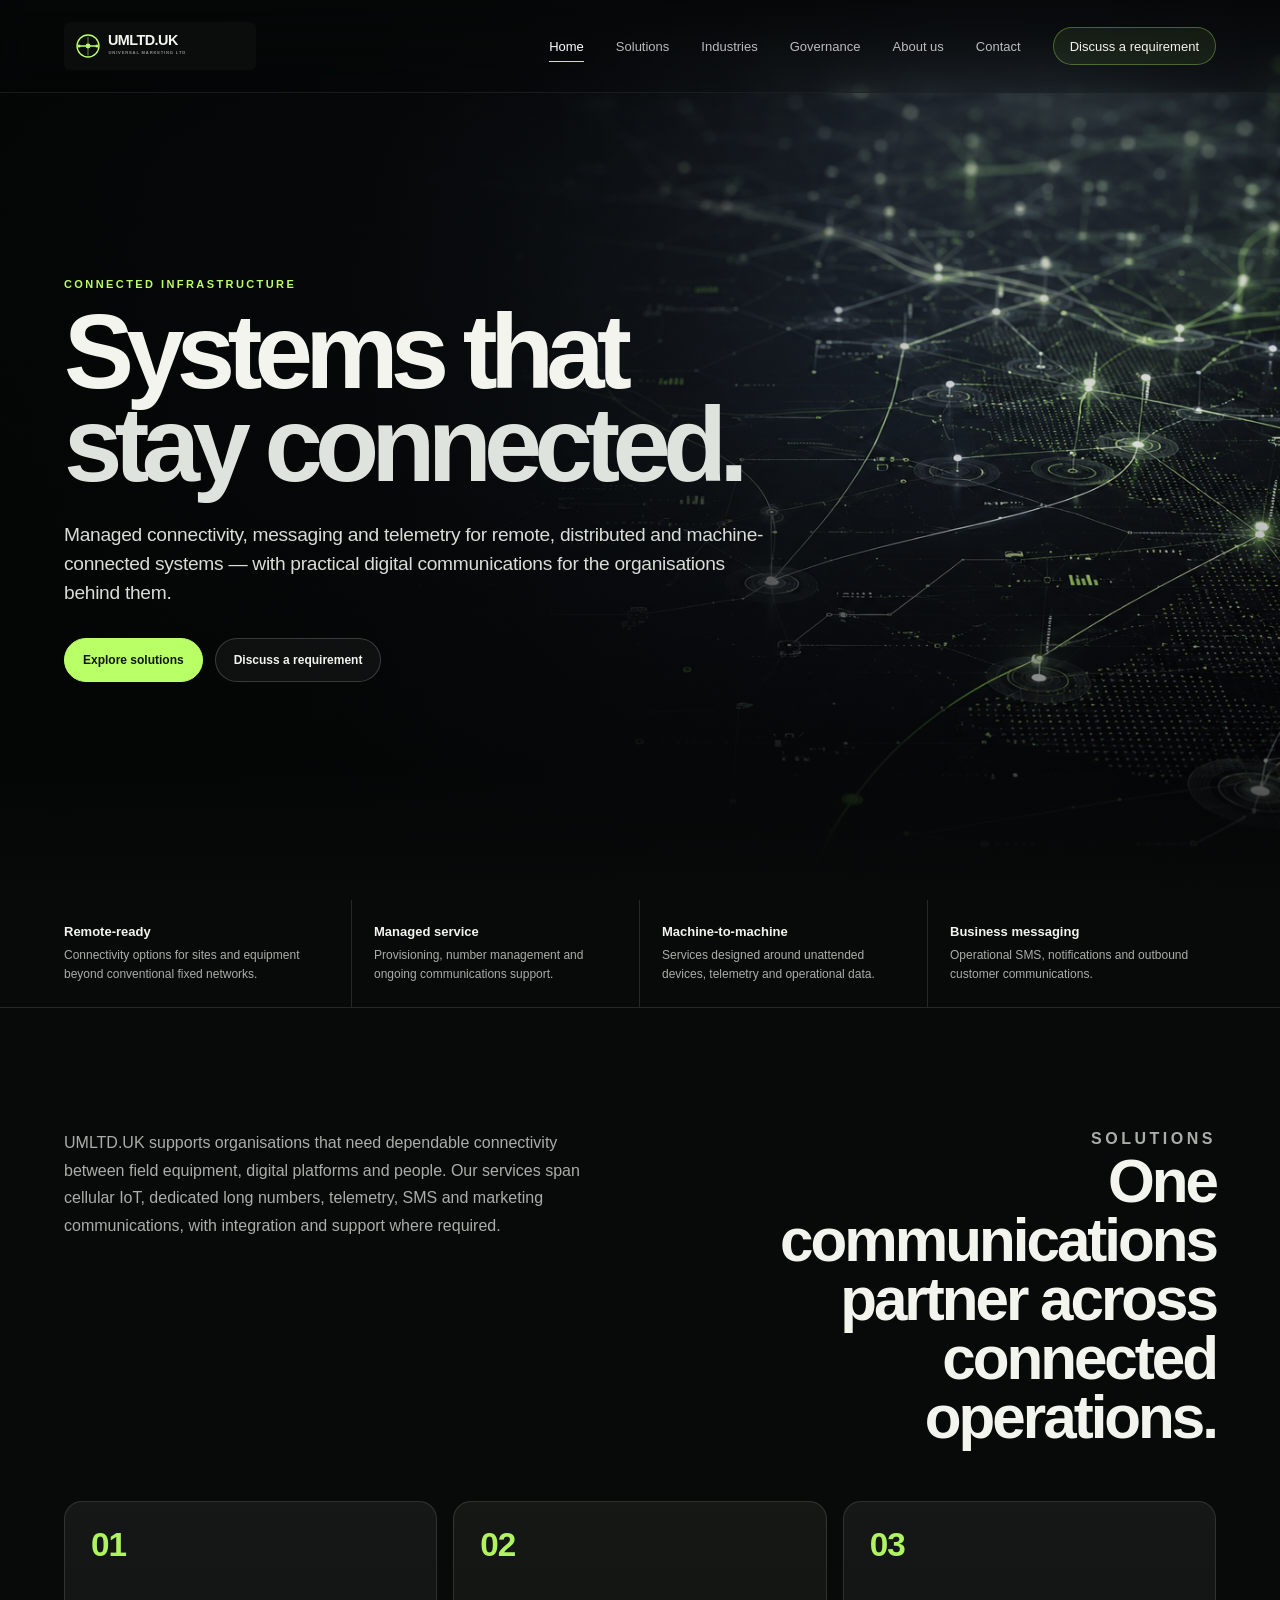
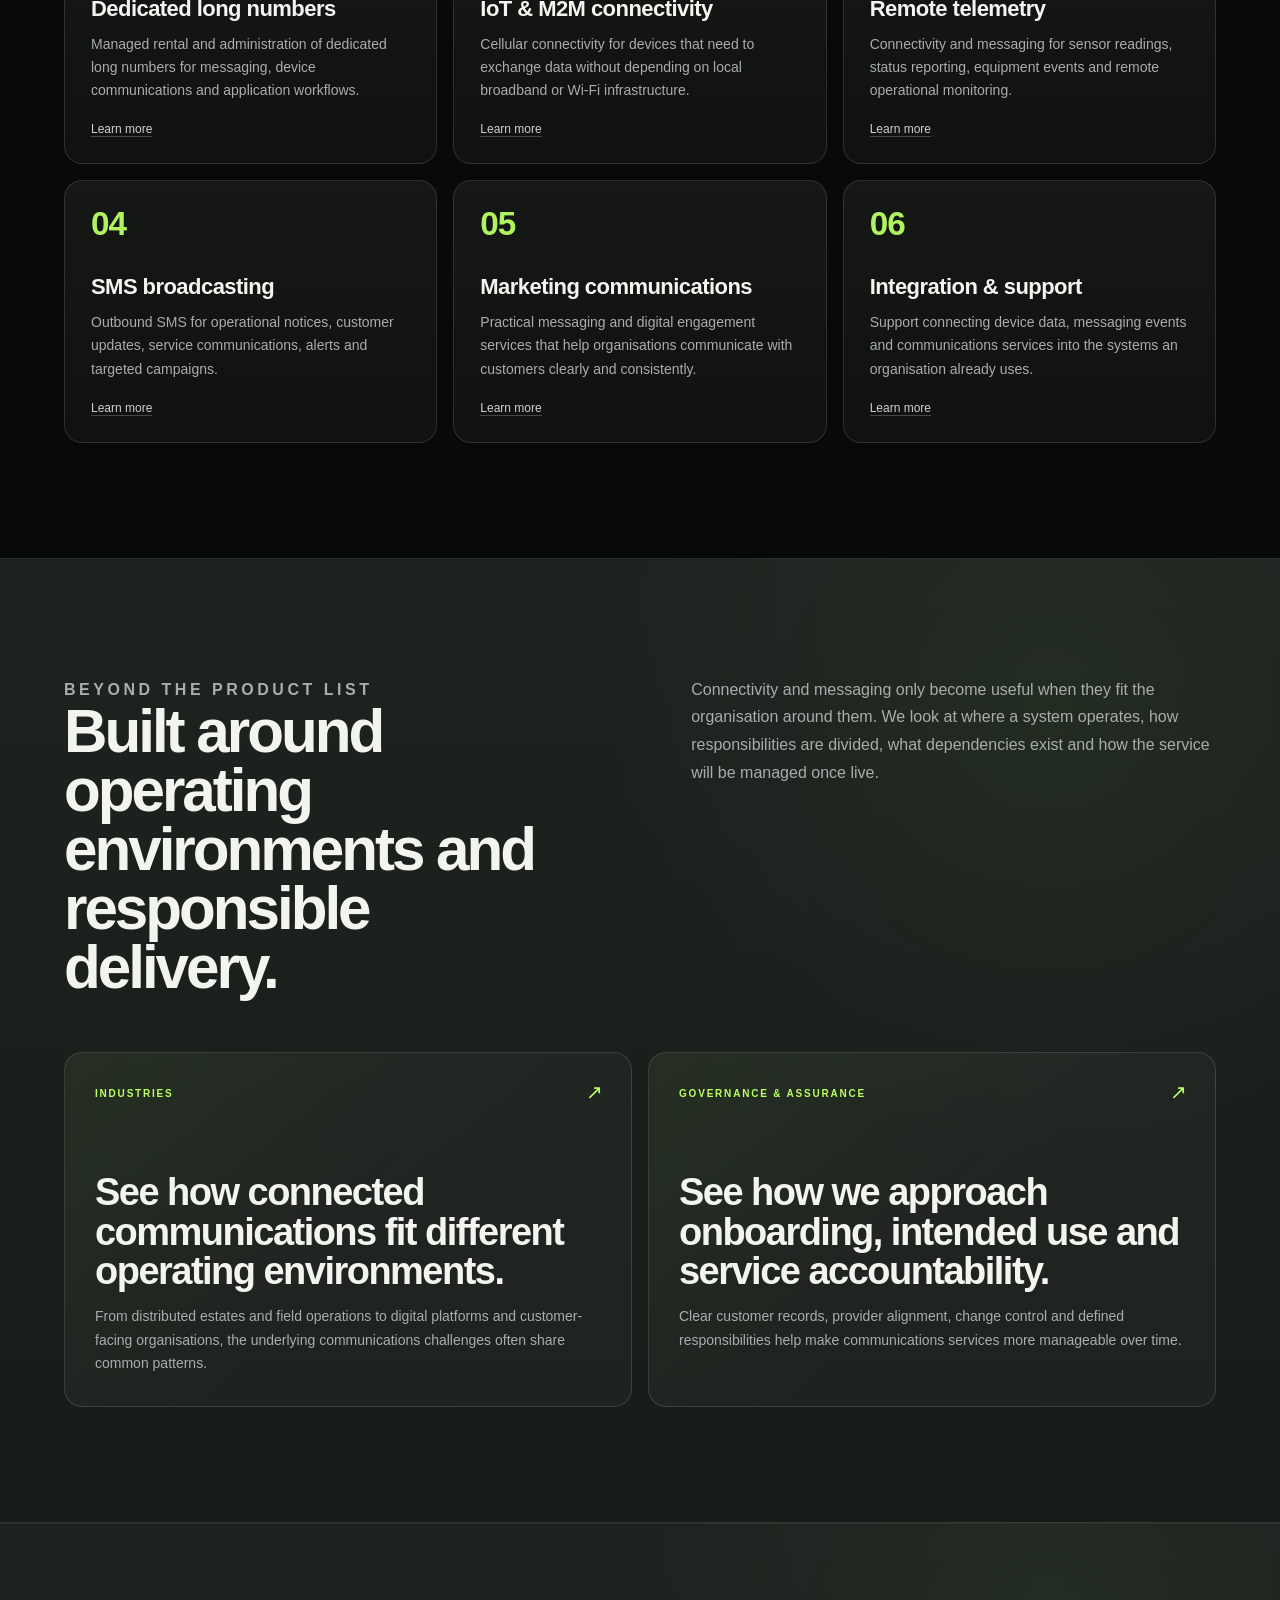
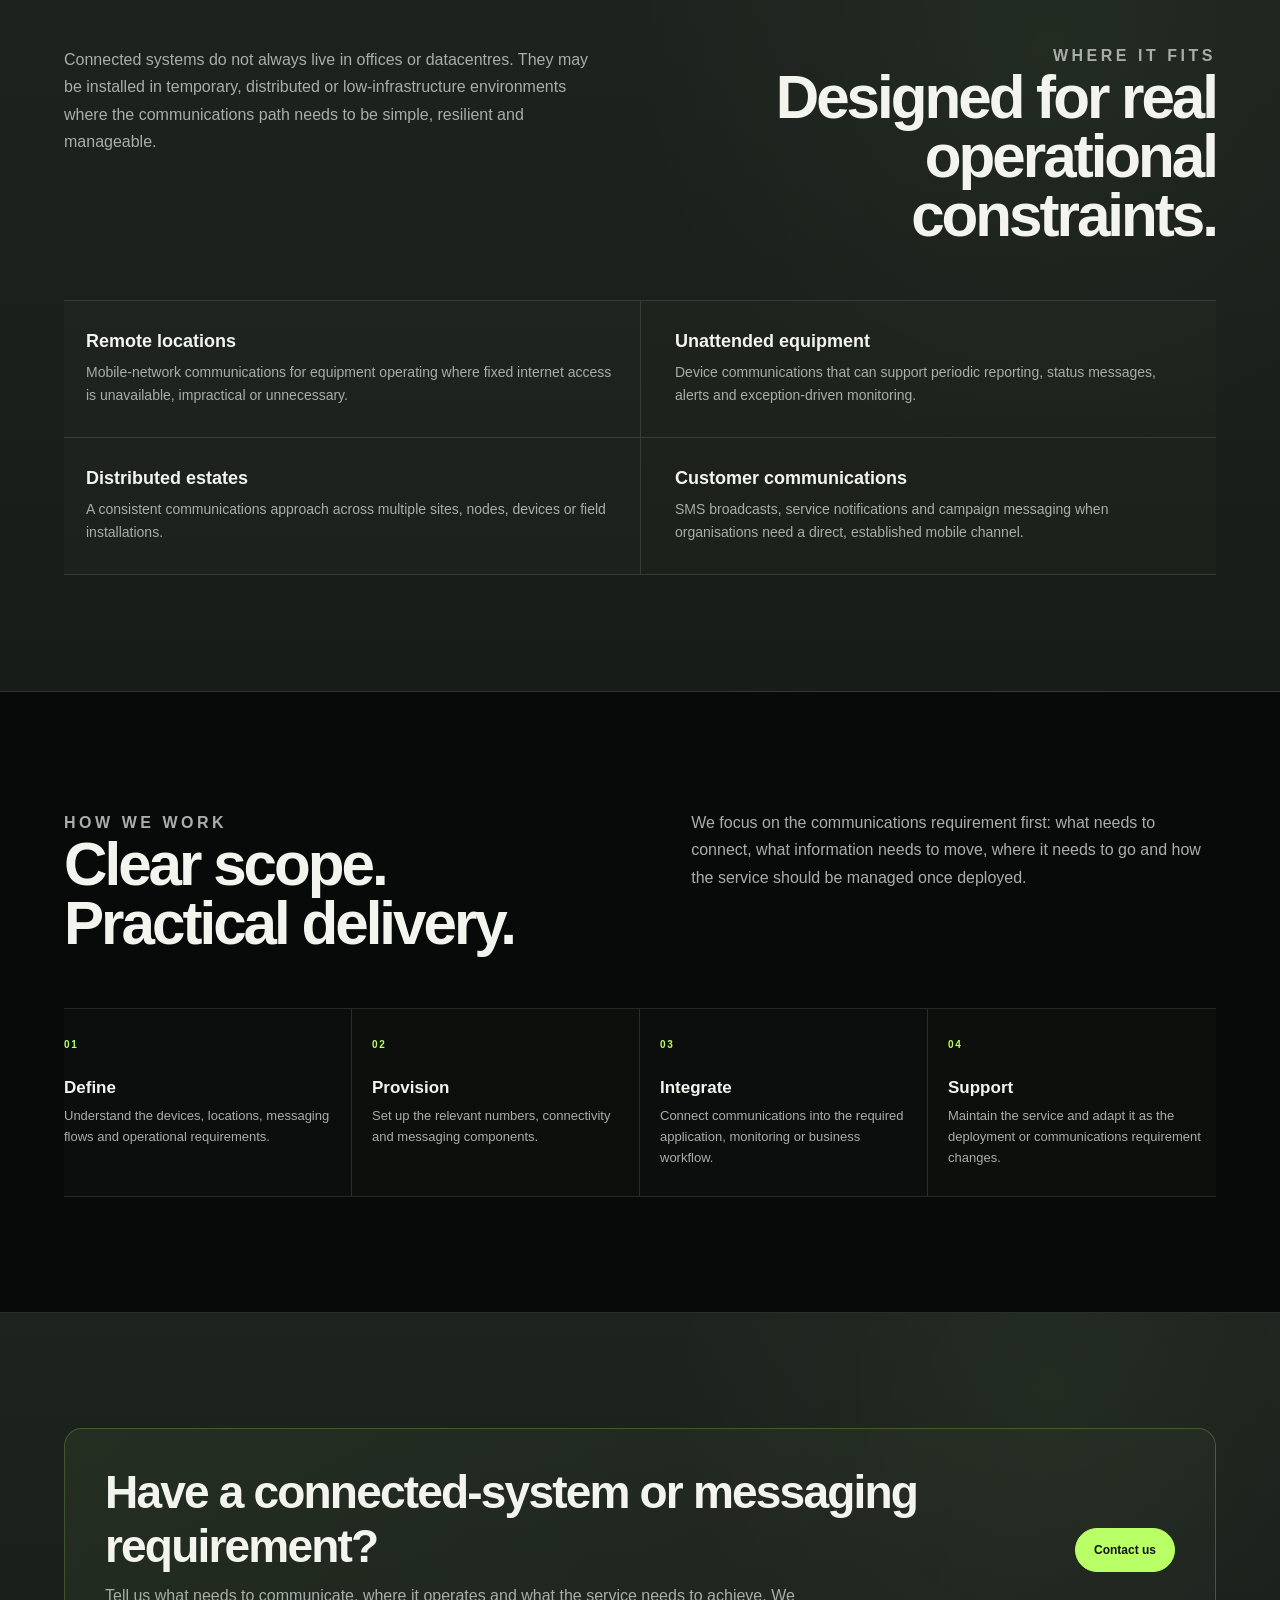
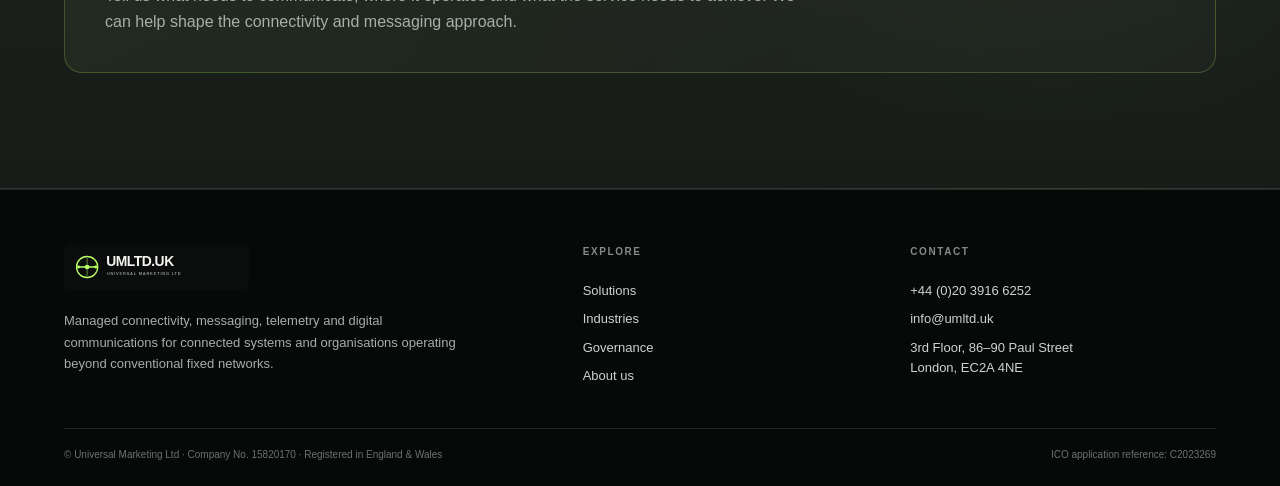
<file: index.html>
<!doctype html>
<html lang="en">
<head>
  <meta charset="utf-8">
  <meta name="viewport" content="width=device-width, initial-scale=1">
  <title>UMLTD.UK | Connected Infrastructure & Messaging</title>
  <meta name="description" content="Managed IoT and M2M connectivity, dedicated long numbers, remote telemetry, SMS broadcasting, marketing communications and connected-system support.">
  <meta name="theme-color" content="#080a0a">
  <link rel="stylesheet" href="assets/styles.css">
  <script defer src="https://cdn.vercel-insights.com/v1/script.js"></script>
</head>
<body>
<header class="site-header home-header">
  <div class="container nav-wrap">
    <a class="brand" href="index.html" aria-label="UMLTD.UK home"><img src="assets/umltd-logo.svg" alt="UMLTD.UK — Universal Marketing Ltd"></a>
    <button class="menu-button" type="button" aria-expanded="false" aria-controls="primary-nav">Menu</button>
    <nav class="nav" id="primary-nav" aria-label="Primary navigation">
      <a href="index.html" aria-current="page">Home</a>
      <a href="solutions.html">Solutions</a>
      <a href="industries.html">Industries</a>
      <a href="governance.html">Governance</a>
      <a href="about.html">About us</a>
      <a href="contact.html">Contact</a>
      <a class="nav-cta" href="contact.html">Discuss a requirement</a>
    </nav>
  </div>
</header>

<main>
  <section class="hero-home">
    <div class="container">
      <div class="hero-grid">
        <div class="hero-copy">
          <p class="eyebrow">Connected infrastructure</p>
          <h1>Systems that <span>stay connected.</span></h1>
          <p class="lead">Managed connectivity, messaging and telemetry for remote, distributed and machine-connected systems — with practical digital communications for the organisations behind them.</p>
          <div class="hero-actions">
            <a class="button primary" href="solutions.html">Explore solutions</a>
            <a class="button" href="contact.html">Discuss a requirement</a>
          </div>
        </div>
      </div>
    </div>
  </section>

  <section class="trust-strip">
    <div class="container trust-grid">
      <div class="trust-item"><strong>Remote-ready</strong><span>Connectivity options for sites and equipment beyond conventional fixed networks.</span></div>
      <div class="trust-item"><strong>Managed service</strong><span>Provisioning, number management and ongoing communications support.</span></div>
      <div class="trust-item"><strong>Machine-to-machine</strong><span>Services designed around unattended devices, telemetry and operational data.</span></div>
      <div class="trust-item"><strong>Business messaging</strong><span>Operational SMS, notifications and outbound customer communications.</span></div>
    </div>
  </section>

  <section class="section">
    <div class="container">
      <div class="section-head section-head--right">
        <div><p class="eyebrow">Solutions</p><h2>One communications partner across connected operations.</h2></div>
        <p>UMLTD.UK supports organisations that need dependable connectivity between field equipment, digital platforms and people. Our services span cellular IoT, dedicated long numbers, telemetry, SMS and marketing communications, with integration and support where required.</p>
      </div>
      <div class="solution-grid">
        <article class="card"><span class="card-index">01</span><h3>Dedicated long numbers</h3><p>Managed rental and administration of dedicated long numbers for messaging, device communications and application workflows.</p><a href="solutions.html#numbers">Learn more</a></article>
        <article class="card"><span class="card-index">02</span><h3>IoT &amp; M2M connectivity</h3><p>Cellular connectivity for devices that need to exchange data without depending on local broadband or Wi-Fi infrastructure.</p><a href="solutions.html#iot">Learn more</a></article>
        <article class="card"><span class="card-index">03</span><h3>Remote telemetry</h3><p>Connectivity and messaging for sensor readings, status reporting, equipment events and remote operational monitoring.</p><a href="solutions.html#telemetry">Learn more</a></article>
        <article class="card"><span class="card-index">04</span><h3>SMS broadcasting</h3><p>Outbound SMS for operational notices, customer updates, service communications, alerts and targeted campaigns.</p><a href="solutions.html#sms">Learn more</a></article>
        <article class="card"><span class="card-index">05</span><h3>Marketing communications</h3><p>Practical messaging and digital engagement services that help organisations communicate with customers clearly and consistently.</p><a href="solutions.html#marketing">Learn more</a></article>
        <article class="card"><span class="card-index">06</span><h3>Integration &amp; support</h3><p>Support connecting device data, messaging events and communications services into the systems an organisation already uses.</p><a href="solutions.html#integration">Learn more</a></article>
      </div>
    </div>
  </section>

  <section class="section alt">
    <div class="container">
      <div class="section-head section-head--left">
        <div><p class="eyebrow">Beyond the product list</p><h2>Built around operating environments and responsible delivery.</h2></div>
        <p>Connectivity and messaging only become useful when they fit the organisation around them. We look at where a system operates, how responsibilities are divided, what dependencies exist and how the service will be managed once live.</p>
      </div>
      <div class="feature-links">
        <a class="feature-link" href="industries.html">
          <small>Industries</small>
          <h3>See how connected communications fit different operating environments.</h3>
          <p>From distributed estates and field operations to digital platforms and customer-facing organisations, the underlying communications challenges often share common patterns.</p>
        </a>
        <a class="feature-link" href="governance.html">
          <small>Governance &amp; assurance</small>
          <h3>See how we approach onboarding, intended use and service accountability.</h3>
          <p>Clear customer records, provider alignment, change control and defined responsibilities help make communications services more manageable over time.</p>
        </a>
      </div>
    </div>
  </section>

  <section class="section alt">
    <div class="container">
      <div class="section-head section-head--right">
        <div><p class="eyebrow">Where it fits</p><h2>Designed for real operational constraints.</h2></div>
        <p>Connected systems do not always live in offices or datacentres. They may be installed in temporary, distributed or low-infrastructure environments where the communications path needs to be simple, resilient and manageable.</p>
      </div>
      <div class="usecase-grid">
        <div class="usecase"><h3>Remote locations</h3><p>Mobile-network communications for equipment operating where fixed internet access is unavailable, impractical or unnecessary.</p></div>
        <div class="usecase"><h3>Unattended equipment</h3><p>Device communications that can support periodic reporting, status messages, alerts and exception-driven monitoring.</p></div>
        <div class="usecase"><h3>Distributed estates</h3><p>A consistent communications approach across multiple sites, nodes, devices or field installations.</p></div>
        <div class="usecase"><h3>Customer communications</h3><p>SMS broadcasts, service notifications and campaign messaging when organisations need a direct, established mobile channel.</p></div>
      </div>
    </div>
  </section>

  <section class="section">
    <div class="container">
      <div class="section-head section-head--left">
        <div><p class="eyebrow">How we work</p><h2>Clear scope. Practical delivery.</h2></div>
        <p>We focus on the communications requirement first: what needs to connect, what information needs to move, where it needs to go and how the service should be managed once deployed.</p>
      </div>
      <div class="process">
        <div class="process-step"><b>01</b><h3>Define</h3><p>Understand the devices, locations, messaging flows and operational requirements.</p></div>
        <div class="process-step"><b>02</b><h3>Provision</h3><p>Set up the relevant numbers, connectivity and messaging components.</p></div>
        <div class="process-step"><b>03</b><h3>Integrate</h3><p>Connect communications into the required application, monitoring or business workflow.</p></div>
        <div class="process-step"><b>04</b><h3>Support</h3><p>Maintain the service and adapt it as the deployment or communications requirement changes.</p></div>
      </div>
    </div>
  </section>

  <section class="section alt">
    <div class="container">
      <div class="cta-panel">
        <div><h2>Have a connected-system or messaging requirement?</h2><p>Tell us what needs to communicate, where it operates and what the service needs to achieve. We can help shape the connectivity and messaging approach.</p></div>
        <a class="button primary" href="contact.html">Contact us</a>
      </div>
    </div>
  </section>
</main>
<footer class="site-footer">
  <div class="container footer-main">
    <div class="footer-brand">
      <img src="assets/umltd-logo.svg" alt="UMLTD.UK — Universal Marketing Ltd">
      <p>Managed connectivity, messaging, telemetry and digital communications for connected systems and organisations operating beyond conventional fixed networks.</p>
    </div>
    <div class="footer-col">
      <h4>Explore</h4>
      <a href="solutions.html">Solutions</a>
      <a href="industries.html">Industries</a>
      <a href="governance.html">Governance</a>
      <a href="about.html">About us</a>
    </div>
    <div class="footer-col">
      <h4>Contact</h4>
      <a href="tel:+442039166252">+44 (0)20 3916 6252</a>
      <a href="mailto:info@umltd.uk">info@umltd.uk</a>
      <span>3rd Floor, 86–90 Paul Street<br>London, EC2A 4NE</span>
    </div>
  </div>
  <div class="container footer-legal">
    <span>© Universal Marketing Ltd · Company No. 15820170 · Registered in England &amp; Wales</span>
    <span>ICO application reference: C2023269</span>
  </div>
</footer>
<script src="assets/site.js"></script>
</body>
</html>
</file>
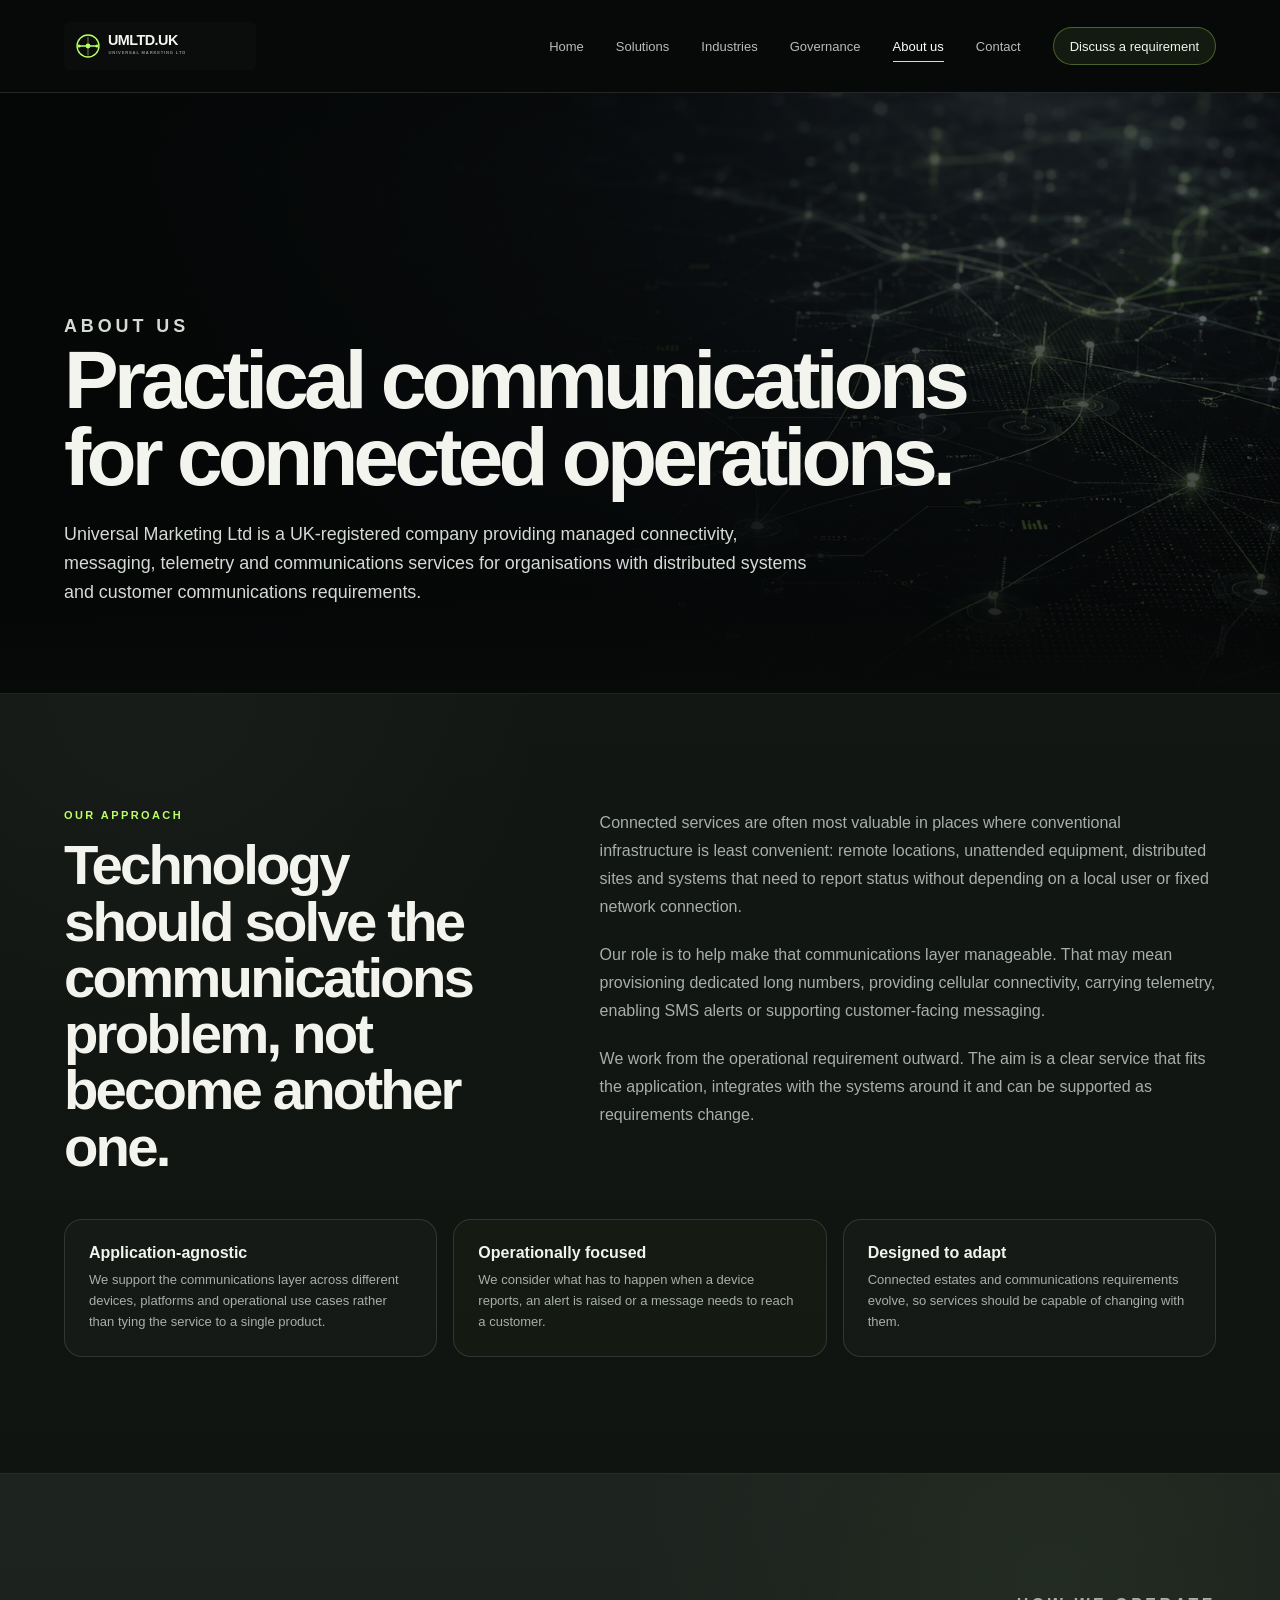
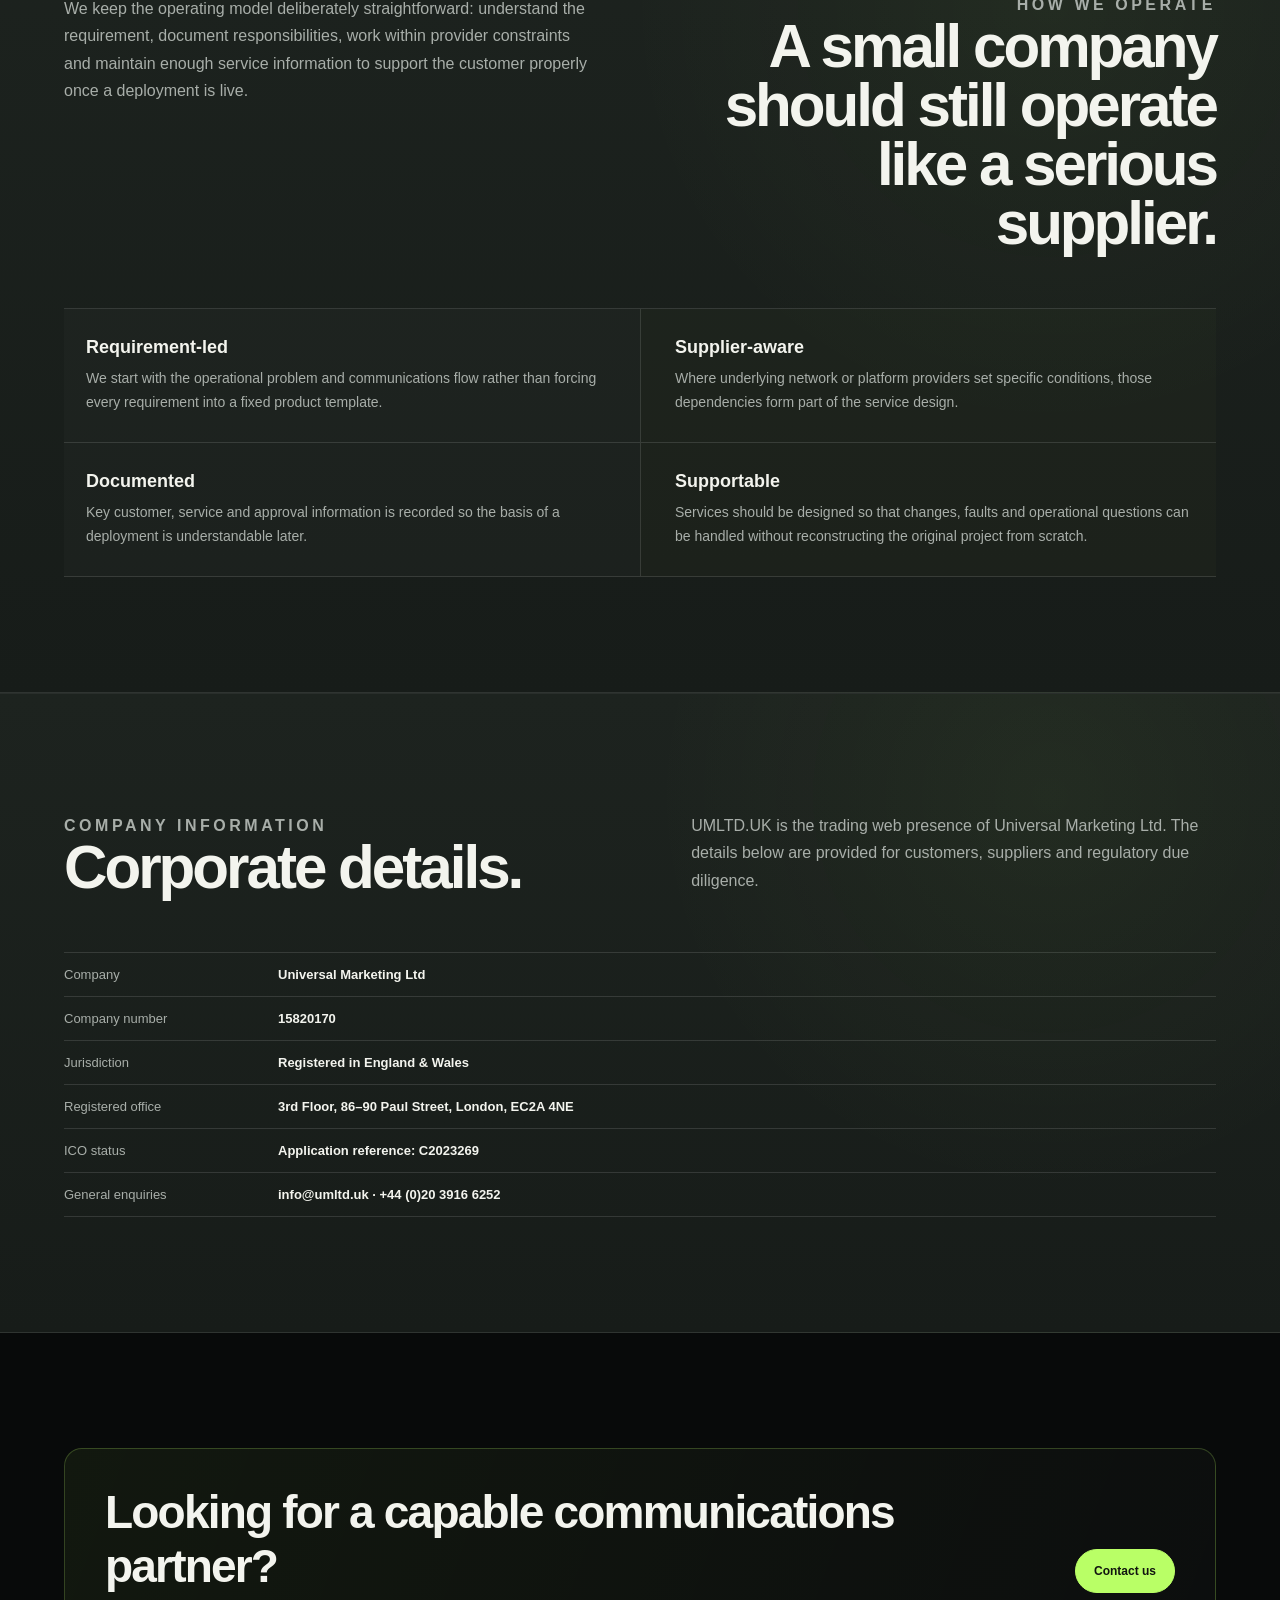
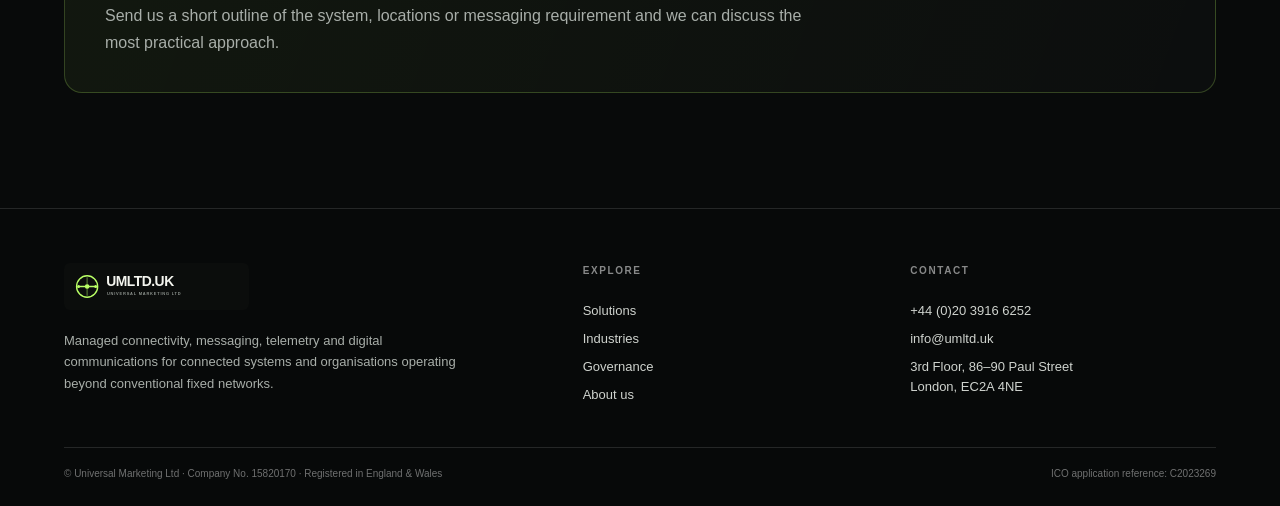
<file: about.html>
<!doctype html>
<html lang="en">
<head>
  <meta charset="utf-8">
  <meta name="viewport" content="width=device-width, initial-scale=1">
  <title>About Us | UMLTD.UK</title>
  <meta name="description" content="About Universal Marketing Ltd and our approach to managed connectivity, messaging, telemetry and connected-system communications.">
  <meta name="theme-color" content="#080a0a">
  <link rel="stylesheet" href="assets/styles.css">
  <script defer src="https://cdn.vercel-insights.com/v1/script.js"></script>
</head>
<body>
<header class="site-header ">
  <div class="container nav-wrap">
    <a class="brand" href="index.html" aria-label="UMLTD.UK home"><img src="assets/umltd-logo.svg" alt="UMLTD.UK — Universal Marketing Ltd"></a>
    <button class="menu-button" type="button" aria-expanded="false" aria-controls="primary-nav">Menu</button>
    <nav class="nav" id="primary-nav" aria-label="Primary navigation">
      <a href="index.html">Home</a>
      <a href="solutions.html">Solutions</a>
      <a href="industries.html">Industries</a>
      <a href="governance.html">Governance</a>
      <a href="about.html" aria-current="page">About us</a>
      <a href="contact.html">Contact</a>
      <a class="nav-cta" href="contact.html">Discuss a requirement</a>
    </nav>
  </div>
</header>

<main>
  <section class="page-hero">
    <div class="container">
      <div class="page-intro">
        <p class="eyebrow">About us</p>
        <h1>Practical communications for connected operations.</h1>
        <p>Universal Marketing Ltd is a UK-registered company providing managed connectivity, messaging, telemetry and communications services for organisations with distributed systems and customer communications requirements.</p>
      </div>
    </div>
  </section>

  <section class="section">
    <div class="container">
      <div class="about-grid">
        <div><p class="eyebrow">Our approach</p><h2>Technology should solve the communications problem, not become another one.</h2></div>
        <div class="about-copy">
          <p>Connected services are often most valuable in places where conventional infrastructure is least convenient: remote locations, unattended equipment, distributed sites and systems that need to report status without depending on a local user or fixed network connection.</p>
          <p>Our role is to help make that communications layer manageable. That may mean provisioning dedicated long numbers, providing cellular connectivity, carrying telemetry, enabling SMS alerts or supporting customer-facing messaging.</p>
          <p>We work from the operational requirement outward. The aim is a clear service that fits the application, integrates with the systems around it and can be supported as requirements change.</p>
        </div>
      </div>

      <div class="values">
        <div class="value"><h3>Application-agnostic</h3><p>We support the communications layer across different devices, platforms and operational use cases rather than tying the service to a single product.</p></div>
        <div class="value"><h3>Operationally focused</h3><p>We consider what has to happen when a device reports, an alert is raised or a message needs to reach a customer.</p></div>
        <div class="value"><h3>Designed to adapt</h3><p>Connected estates and communications requirements evolve, so services should be capable of changing with them.</p></div>
      </div>
    </div>
  </section>

  <section class="section alt">
    <div class="container">
      <div class="section-head section-head--right">
        <div><p class="eyebrow">How we operate</p><h2>A small company should still operate like a serious supplier.</h2></div>
        <p>We keep the operating model deliberately straightforward: understand the requirement, document responsibilities, work within provider constraints and maintain enough service information to support the customer properly once a deployment is live.</p>
      </div>
      <div class="principles">
        <div class="principle"><h3>Requirement-led</h3><p>We start with the operational problem and communications flow rather than forcing every requirement into a fixed product template.</p></div>
        <div class="principle"><h3>Supplier-aware</h3><p>Where underlying network or platform providers set specific conditions, those dependencies form part of the service design.</p></div>
        <div class="principle"><h3>Documented</h3><p>Key customer, service and approval information is recorded so the basis of a deployment is understandable later.</p></div>
        <div class="principle"><h3>Supportable</h3><p>Services should be designed so that changes, faults and operational questions can be handled without reconstructing the original project from scratch.</p></div>
      </div>
    </div>
  </section>

  <section class="section alt">
    <div class="container">
      <div class="section-head section-head--left"><div><p class="eyebrow">Company information</p><h2>Corporate details.</h2></div><p>UMLTD.UK is the trading web presence of Universal Marketing Ltd. The details below are provided for customers, suppliers and regulatory due diligence.</p></div>
      <div class="company-facts">
        <div class="fact"><span>Company</span><strong>Universal Marketing Ltd</strong></div>
        <div class="fact"><span>Company number</span><strong>15820170</strong></div>
        <div class="fact"><span>Jurisdiction</span><strong>Registered in England &amp; Wales</strong></div>
        <div class="fact"><span>Registered office</span><strong>3rd Floor, 86–90 Paul Street, London, EC2A 4NE</strong></div>
        <div class="fact"><span>ICO status</span><strong>Application reference: C2023269</strong></div>
        <div class="fact"><span>General enquiries</span><strong>info@umltd.uk · +44 (0)20 3916 6252</strong></div>
      </div>
    </div>
  </section>

  <section class="section">
    <div class="container"><div class="cta-panel"><div><h2>Looking for a capable communications partner?</h2><p>Send us a short outline of the system, locations or messaging requirement and we can discuss the most practical approach.</p></div><a class="button primary" href="contact.html">Contact us</a></div></div>
  </section>
</main>
<footer class="site-footer">
  <div class="container footer-main">
    <div class="footer-brand">
      <img src="assets/umltd-logo.svg" alt="UMLTD.UK — Universal Marketing Ltd">
      <p>Managed connectivity, messaging, telemetry and digital communications for connected systems and organisations operating beyond conventional fixed networks.</p>
    </div>
    <div class="footer-col">
      <h4>Explore</h4>
      <a href="solutions.html">Solutions</a>
      <a href="industries.html">Industries</a>
      <a href="governance.html">Governance</a>
      <a href="about.html">About us</a>
    </div>
    <div class="footer-col">
      <h4>Contact</h4>
      <a href="tel:+442039166252">+44 (0)20 3916 6252</a>
      <a href="mailto:info@umltd.uk">info@umltd.uk</a>
      <span>3rd Floor, 86–90 Paul Street<br>London, EC2A 4NE</span>
    </div>
  </div>
  <div class="container footer-legal">
    <span>© Universal Marketing Ltd · Company No. 15820170 · Registered in England &amp; Wales</span>
    <span>ICO application reference: C2023269</span>
  </div>
</footer>
<script src="assets/site.js"></script>
</body>
</html>
</file>
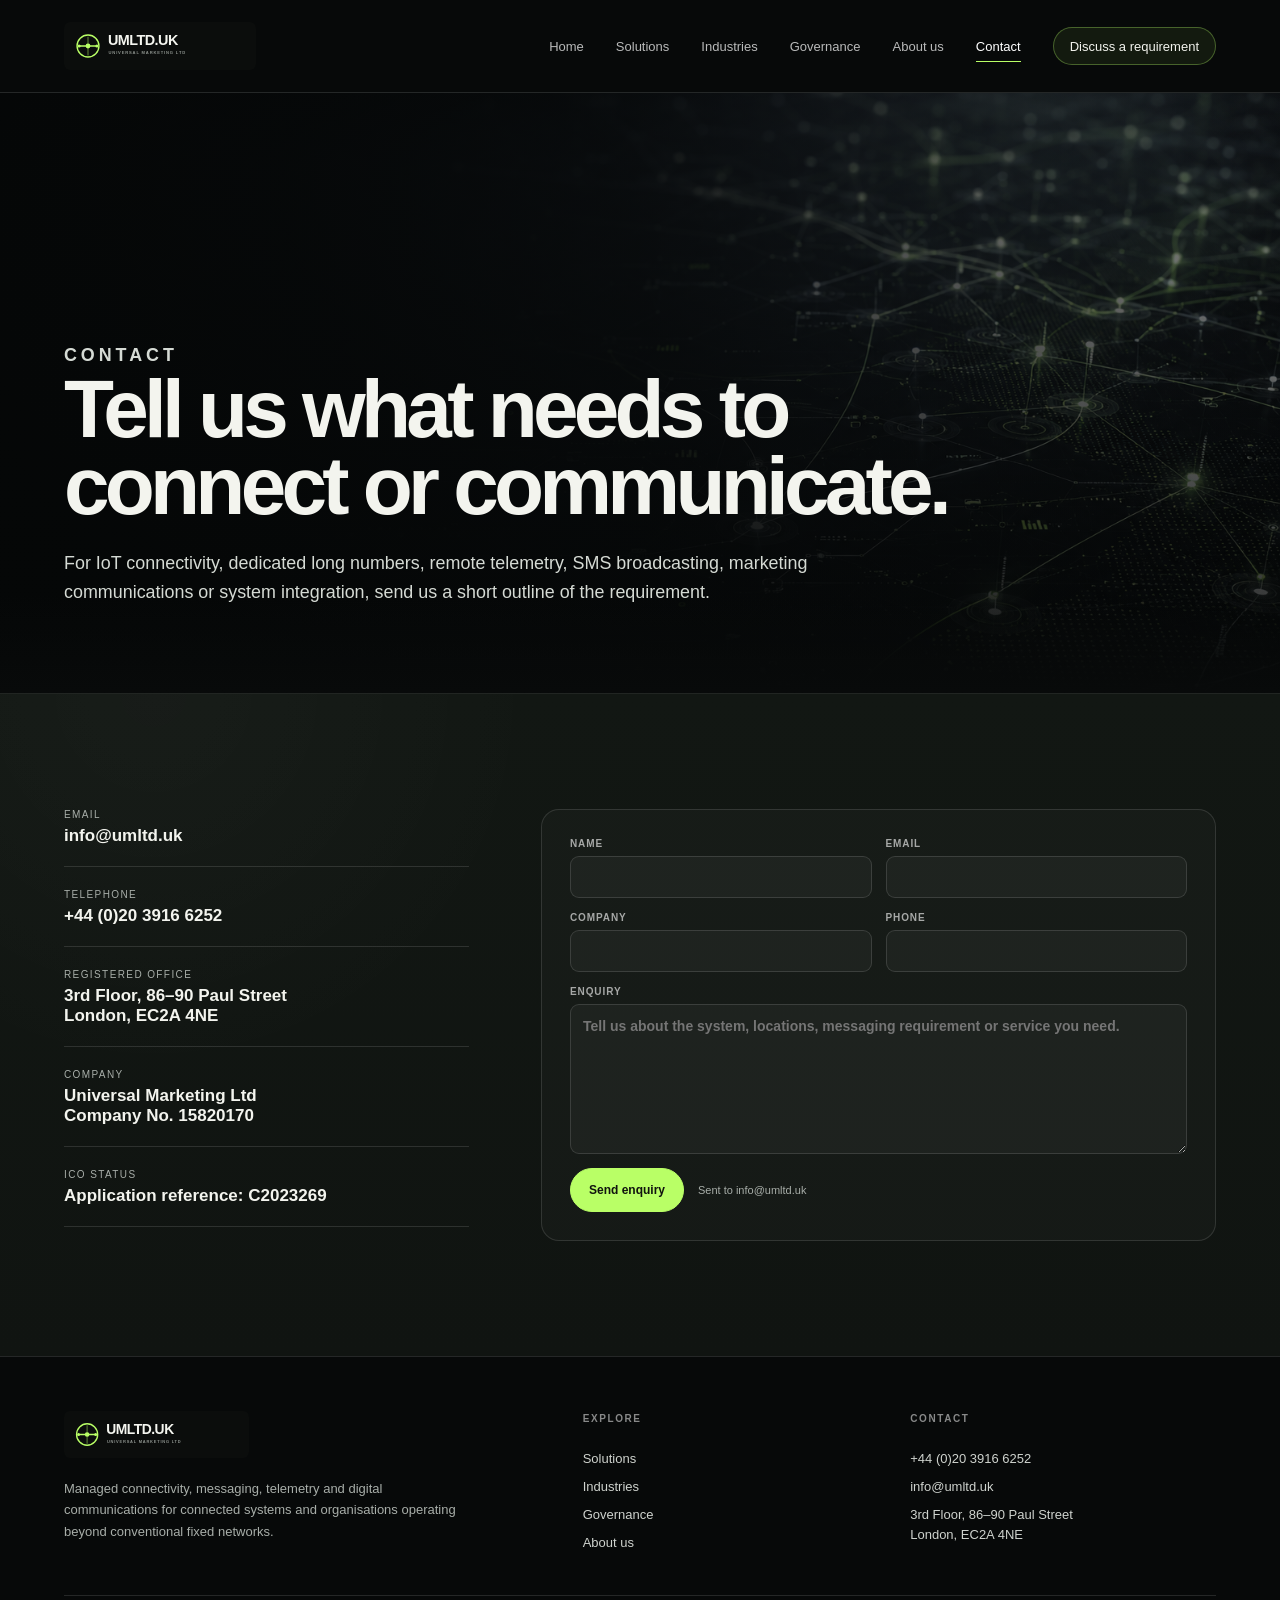
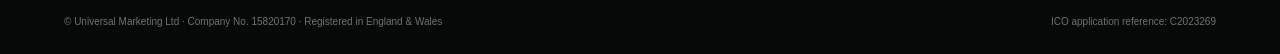
<file: contact.html>
<!doctype html>
<html lang="en">
<head>
  <meta charset="utf-8">
  <meta name="viewport" content="width=device-width, initial-scale=1">
  <title>Contact | UMLTD.UK</title>
  <meta name="description" content="Contact Universal Marketing Ltd about IoT connectivity, dedicated long numbers, SMS, telemetry, messaging and marketing communications.">
  <meta name="theme-color" content="#080a0a">
  <link rel="stylesheet" href="assets/styles.css">
  <script defer src="https://cdn.vercel-insights.com/v1/script.js"></script>
</head>
<body>
<header class="site-header ">
  <div class="container nav-wrap">
    <a class="brand" href="index.html" aria-label="UMLTD.UK home"><img src="assets/umltd-logo.svg" alt="UMLTD.UK — Universal Marketing Ltd"></a>
    <button class="menu-button" type="button" aria-expanded="false" aria-controls="primary-nav">Menu</button>
    <nav class="nav" id="primary-nav" aria-label="Primary navigation">
      <a href="index.html">Home</a>
      <a href="solutions.html">Solutions</a>
      <a href="industries.html">Industries</a>
      <a href="governance.html">Governance</a>
      <a href="about.html">About us</a>
      <a href="contact.html" aria-current="page">Contact</a>
      <a class="nav-cta" href="contact.html">Discuss a requirement</a>
    </nav>
  </div>
</header>

<main>
  <section class="page-hero">
    <div class="container">
      <div class="page-intro">
        <p class="eyebrow">Contact</p>
        <h1>Tell us what needs to connect or communicate.</h1>
        <p>For IoT connectivity, dedicated long numbers, remote telemetry, SMS broadcasting, marketing communications or system integration, send us a short outline of the requirement.</p>
      </div>
    </div>
  </section>

  <section class="section">
    <div class="container contact-layout">
      <div class="contact-details">
        <div class="contact-item"><small>Email</small><a href="mailto:info@umltd.uk">info@umltd.uk</a></div>
        <div class="contact-item"><small>Telephone</small><a href="tel:+442039166252">+44 (0)20 3916 6252</a></div>
        <div class="contact-item"><small>Registered office</small><strong>3rd Floor, 86–90 Paul Street<br>London, EC2A 4NE</strong></div>
        <div class="contact-item"><small>Company</small><strong>Universal Marketing Ltd<br>Company No. 15820170</strong></div>
        <div class="contact-item"><small>ICO status</small><strong>Application reference: C2023269</strong></div>
      </div>

      <div class="form-panel">
        <form id="enquiryForm">
          <input type="hidden" name="_subject" value="New enquiry from UMLTD.UK">
          <input type="hidden" name="_captcha" value="false">
          <input type="text" name="_honey" tabindex="-1" autocomplete="off" style="display:none">
          <div class="form-row">
            <label>Name<input type="text" name="name" autocomplete="name" required></label>
            <label>Email<input type="email" name="email" autocomplete="email" required></label>
          </div>
          <div class="form-row">
            <label>Company<input type="text" name="company" autocomplete="organization"></label>
            <label>Phone<input type="tel" name="phone" autocomplete="tel"></label>
          </div>
          <label>Enquiry<textarea name="message" required placeholder="Tell us about the system, locations, messaging requirement or service you need."></textarea></label>
          <div class="form-actions"><button class="button primary" type="submit" id="submitButton">Send enquiry</button><span class="form-note">Sent to info@umltd.uk</span></div>
          <p class="form-message success" id="successMessage" role="status">Thank you. Your enquiry has been sent and we will be in touch soon.</p>
          <p class="form-message error" id="errorMessage" role="alert">Sorry, there was a problem sending your enquiry. Please try again or email info@umltd.uk directly.</p>
        </form>
      </div>
    </div>
  </section>
</main>
<footer class="site-footer">
  <div class="container footer-main">
    <div class="footer-brand">
      <img src="assets/umltd-logo.svg" alt="UMLTD.UK — Universal Marketing Ltd">
      <p>Managed connectivity, messaging, telemetry and digital communications for connected systems and organisations operating beyond conventional fixed networks.</p>
    </div>
    <div class="footer-col">
      <h4>Explore</h4>
      <a href="solutions.html">Solutions</a>
      <a href="industries.html">Industries</a>
      <a href="governance.html">Governance</a>
      <a href="about.html">About us</a>
    </div>
    <div class="footer-col">
      <h4>Contact</h4>
      <a href="tel:+442039166252">+44 (0)20 3916 6252</a>
      <a href="mailto:info@umltd.uk">info@umltd.uk</a>
      <span>3rd Floor, 86–90 Paul Street<br>London, EC2A 4NE</span>
    </div>
  </div>
  <div class="container footer-legal">
    <span>© Universal Marketing Ltd · Company No. 15820170 · Registered in England &amp; Wales</span>
    <span>ICO application reference: C2023269</span>
  </div>
</footer>
<script src="assets/site.js"></script>
</body>
</html>
</file>
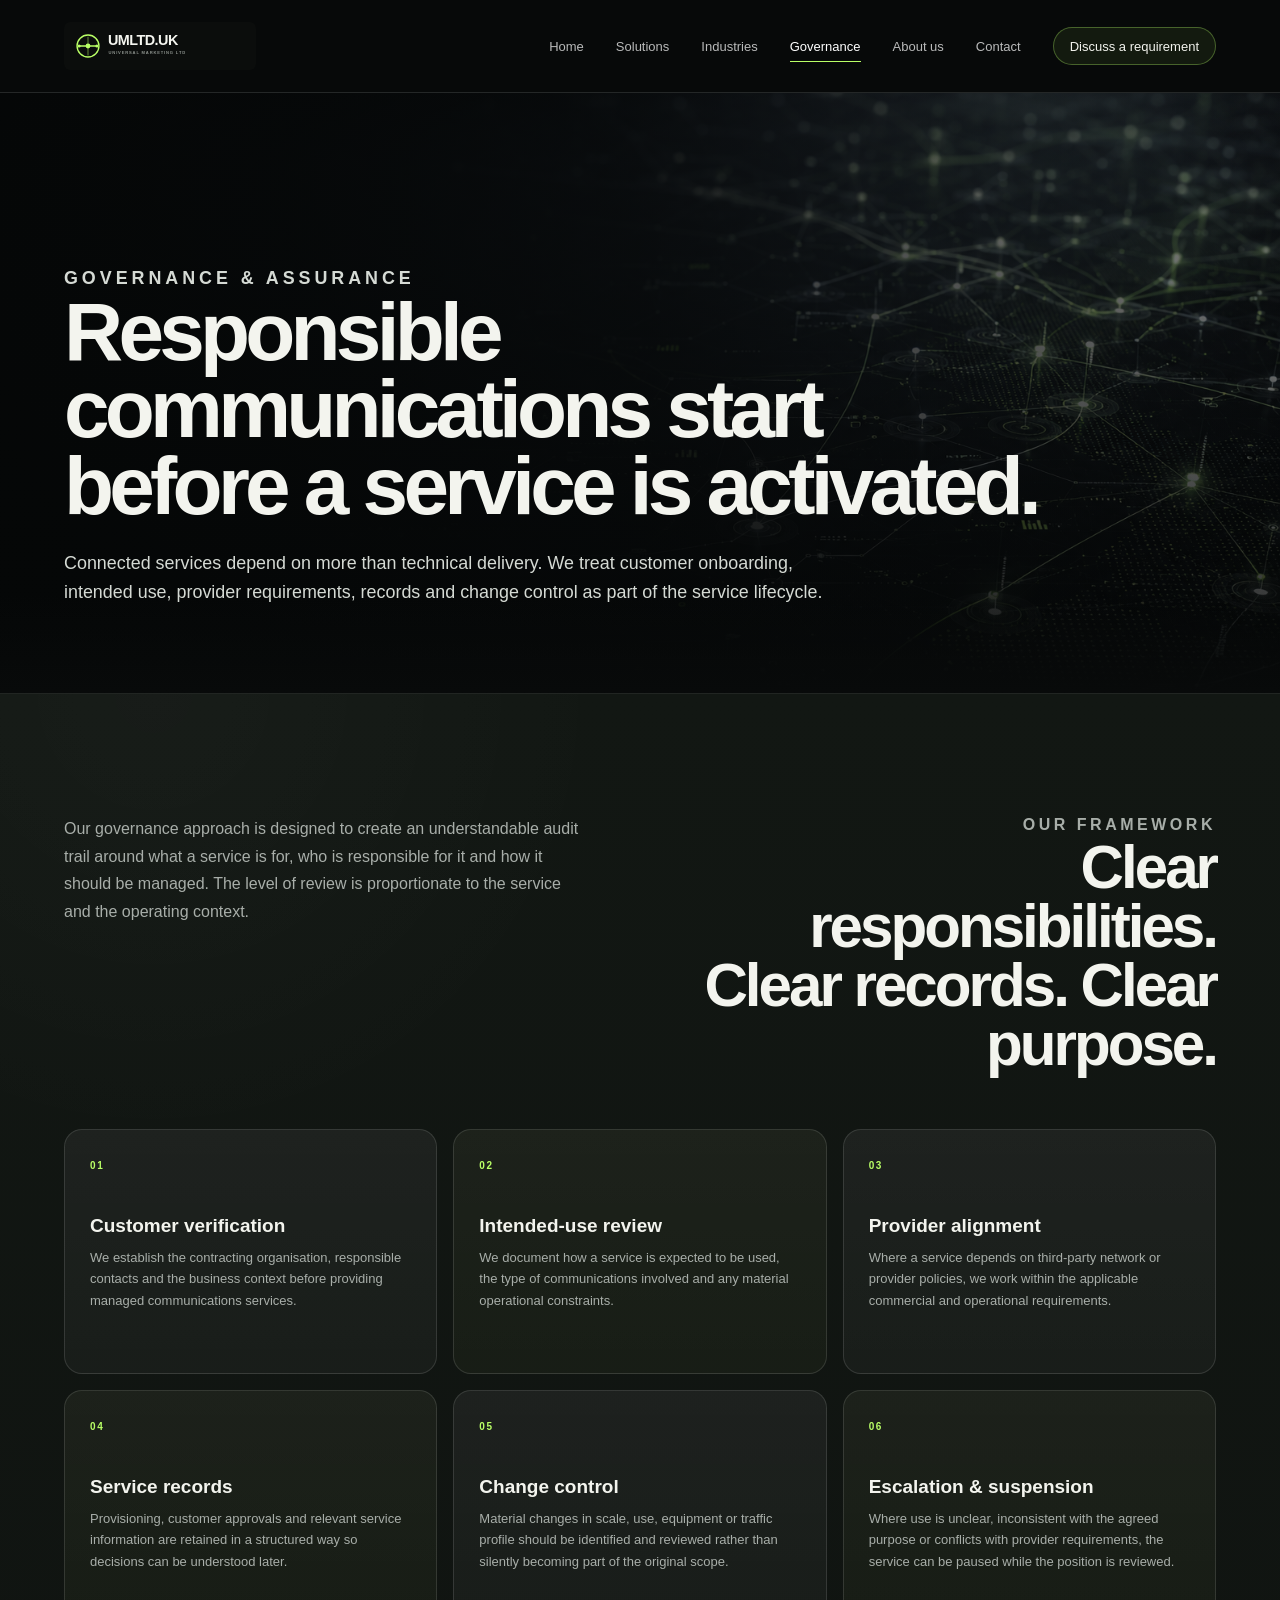
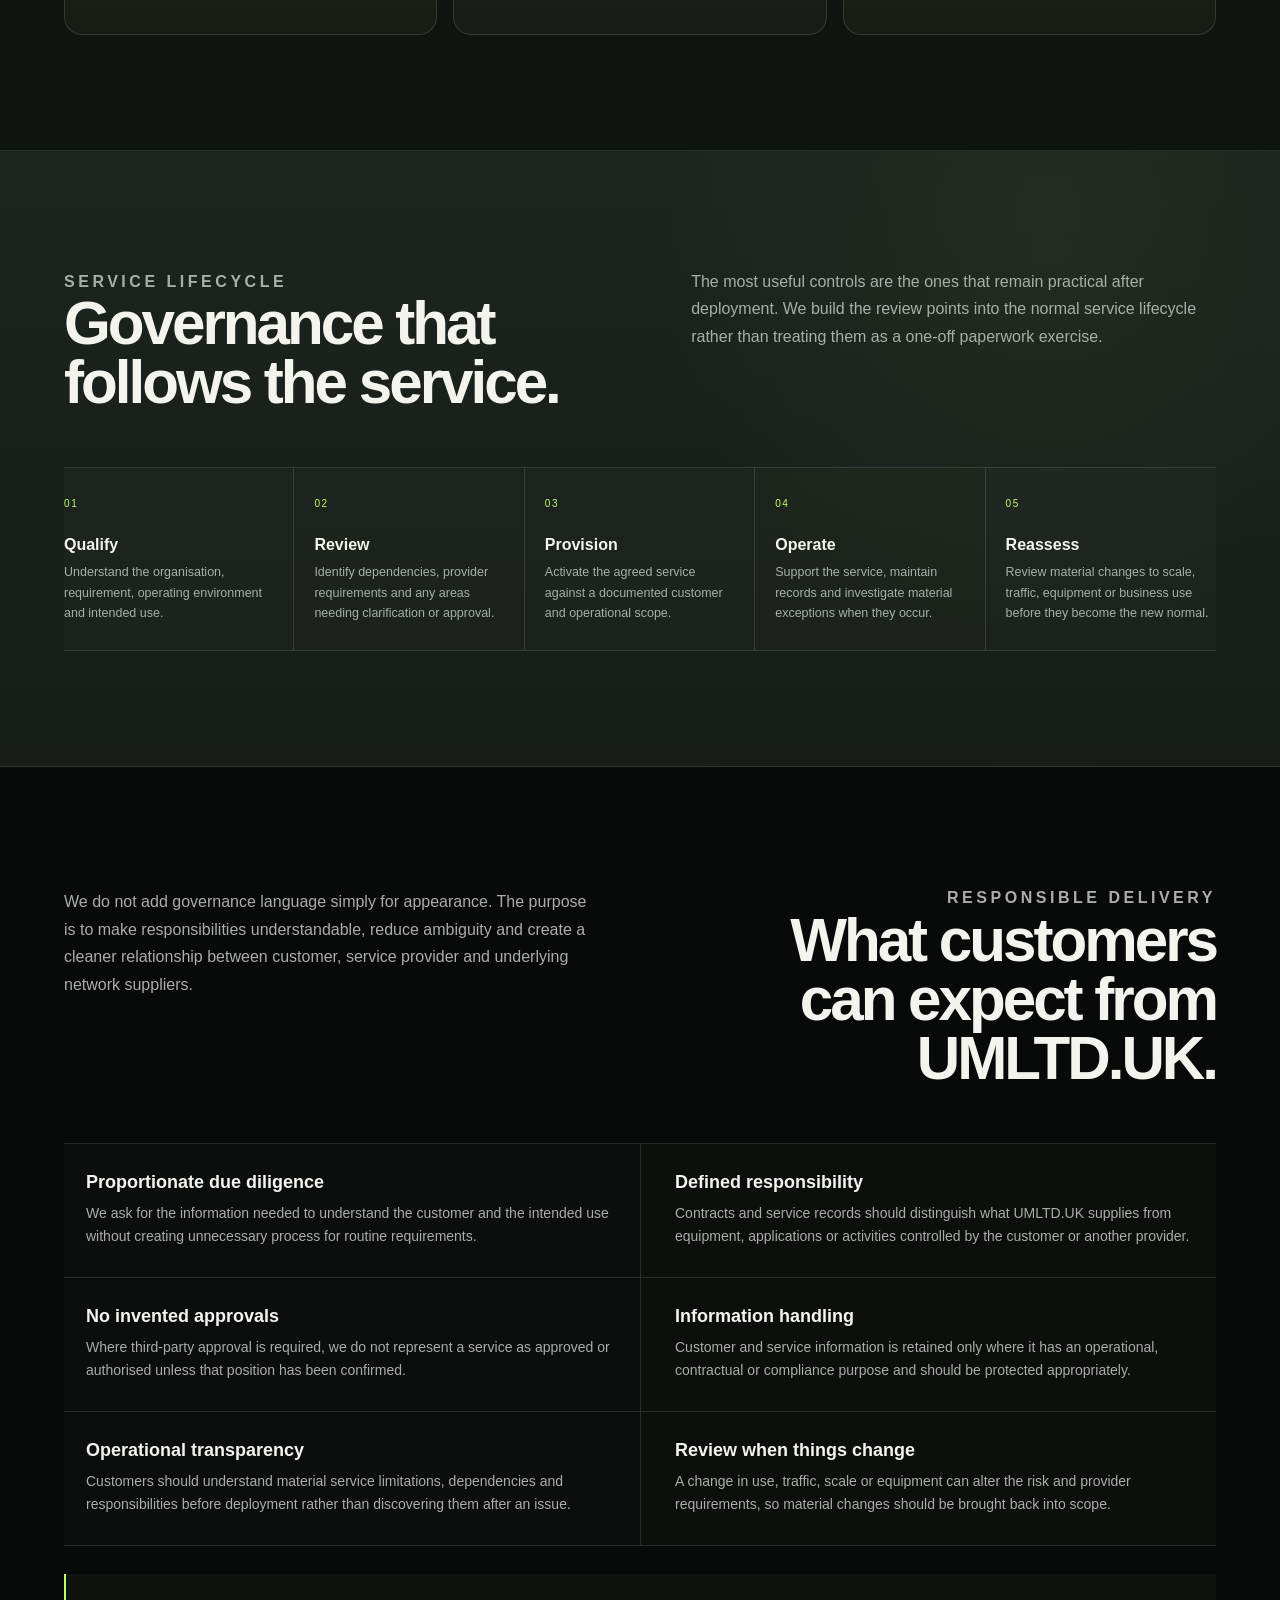
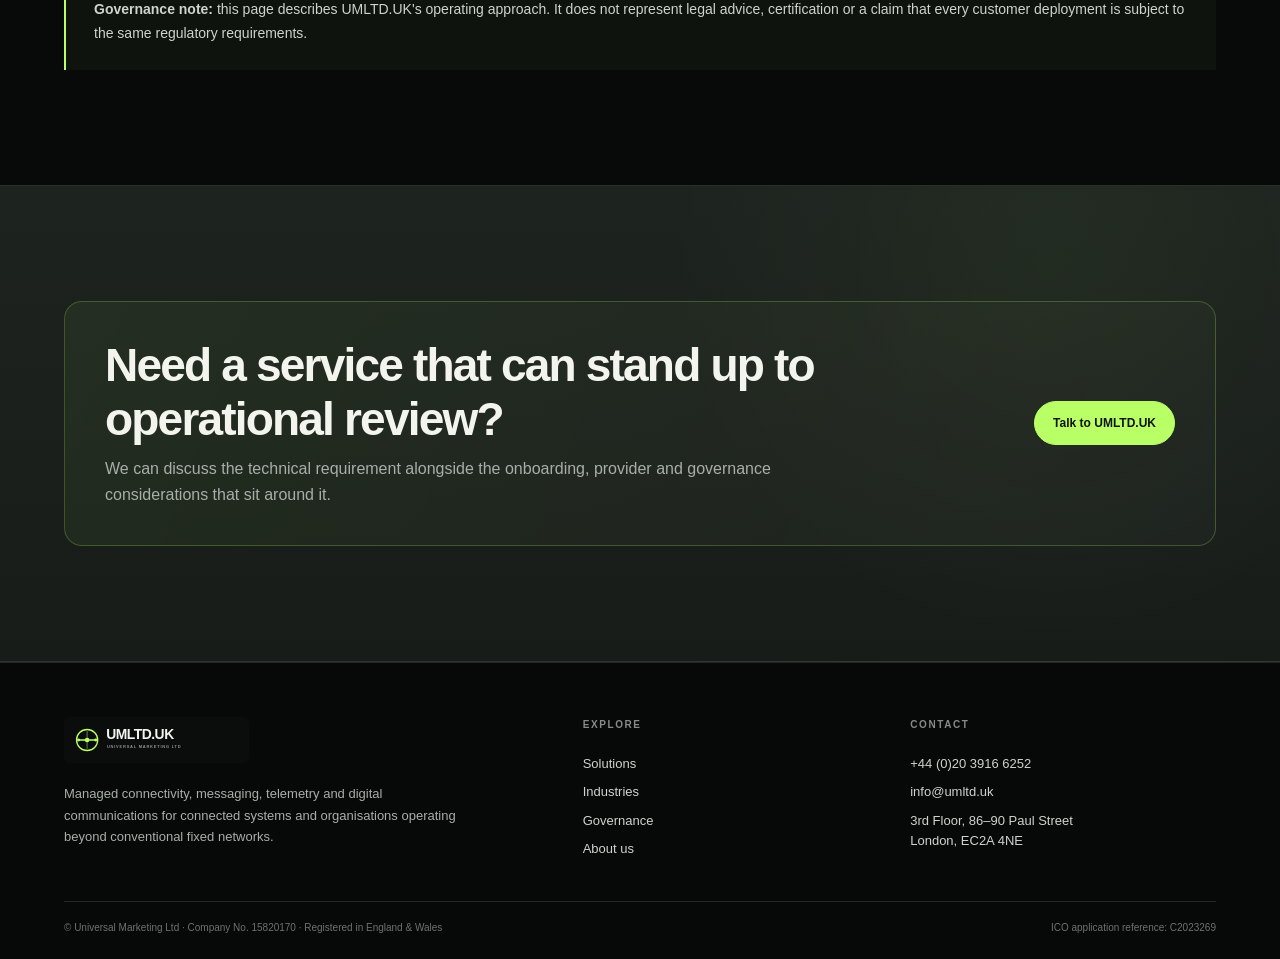
<file: governance.html>
<!doctype html>
<html lang="en">
<head>
  <meta charset="utf-8">
  <meta name="viewport" content="width=device-width, initial-scale=1">
  <title>Governance &amp; Assurance | UMLTD.UK</title>
  <meta name="description" content="UMLTD.UK's approach to customer onboarding, intended-use review, provider alignment, service records, change control and responsible communications.">
  <meta name="theme-color" content="#080a0a">
  <link rel="stylesheet" href="assets/styles.css">
  <script defer src="https://cdn.vercel-insights.com/v1/script.js"></script>
</head>
<body>
<header class="site-header ">
  <div class="container nav-wrap">
    <a class="brand" href="index.html" aria-label="UMLTD.UK home"><img src="assets/umltd-logo.svg" alt="UMLTD.UK — Universal Marketing Ltd"></a>
    <button class="menu-button" type="button" aria-expanded="false" aria-controls="primary-nav">Menu</button>
    <nav class="nav" id="primary-nav" aria-label="Primary navigation">
      <a href="index.html">Home</a>
      <a href="solutions.html">Solutions</a>
      <a href="industries.html">Industries</a>
      <a href="governance.html" aria-current="page">Governance</a>
      <a href="about.html">About us</a>
      <a href="contact.html">Contact</a>
      <a class="nav-cta" href="contact.html">Discuss a requirement</a>
    </nav>
  </div>
</header>

<main>
  <section class="page-hero">
    <div class="container">
      <div class="page-intro">
        <p class="eyebrow">Governance &amp; assurance</p>
        <h1>Responsible communications start before a service is activated.</h1>
        <p>Connected services depend on more than technical delivery. We treat customer onboarding, intended use, provider requirements, records and change control as part of the service lifecycle.</p>
      </div>
    </div>
  </section>

  <section class="section">
    <div class="container">
      <div class="section-head section-head--right">
        <div><p class="eyebrow">Our framework</p><h2>Clear responsibilities. Clear records. Clear purpose.</h2></div>
        <p>Our governance approach is designed to create an understandable audit trail around what a service is for, who is responsible for it and how it should be managed. The level of review is proportionate to the service and the operating context.</p>
      </div>

      <div class="assurance-grid">
        <article class="assurance-card"><b>01</b><h3>Customer verification</h3><p>We establish the contracting organisation, responsible contacts and the business context before providing managed communications services.</p></article>
        <article class="assurance-card"><b>02</b><h3>Intended-use review</h3><p>We document how a service is expected to be used, the type of communications involved and any material operational constraints.</p></article>
        <article class="assurance-card"><b>03</b><h3>Provider alignment</h3><p>Where a service depends on third-party network or provider policies, we work within the applicable commercial and operational requirements.</p></article>
        <article class="assurance-card"><b>04</b><h3>Service records</h3><p>Provisioning, customer approvals and relevant service information are retained in a structured way so decisions can be understood later.</p></article>
        <article class="assurance-card"><b>05</b><h3>Change control</h3><p>Material changes in scale, use, equipment or traffic profile should be identified and reviewed rather than silently becoming part of the original scope.</p></article>
        <article class="assurance-card"><b>06</b><h3>Escalation &amp; suspension</h3><p>Where use is unclear, inconsistent with the agreed purpose or conflicts with provider requirements, the service can be paused while the position is reviewed.</p></article>
      </div>
    </div>
  </section>

  <section class="section alt">
    <div class="container">
      <div class="section-head section-head--left">
        <div><p class="eyebrow">Service lifecycle</p><h2>Governance that follows the service.</h2></div>
        <p>The most useful controls are the ones that remain practical after deployment. We build the review points into the normal service lifecycle rather than treating them as a one-off paperwork exercise.</p>
      </div>

      <div class="lifecycle">
        <div class="lifecycle-step"><small>01</small><h3>Qualify</h3><p>Understand the organisation, requirement, operating environment and intended use.</p></div>
        <div class="lifecycle-step"><small>02</small><h3>Review</h3><p>Identify dependencies, provider requirements and any areas needing clarification or approval.</p></div>
        <div class="lifecycle-step"><small>03</small><h3>Provision</h3><p>Activate the agreed service against a documented customer and operational scope.</p></div>
        <div class="lifecycle-step"><small>04</small><h3>Operate</h3><p>Support the service, maintain records and investigate material exceptions when they occur.</p></div>
        <div class="lifecycle-step"><small>05</small><h3>Reassess</h3><p>Review material changes to scale, traffic, equipment or business use before they become the new normal.</p></div>
      </div>
    </div>
  </section>

  <section class="section">
    <div class="container">
      <div class="section-head section-head--right">
        <div><p class="eyebrow">Responsible delivery</p><h2>What customers can expect from UMLTD.UK.</h2></div>
        <p>We do not add governance language simply for appearance. The purpose is to make responsibilities understandable, reduce ambiguity and create a cleaner relationship between customer, service provider and underlying network suppliers.</p>
      </div>

      <div class="principles">
        <div class="principle"><h3>Proportionate due diligence</h3><p>We ask for the information needed to understand the customer and the intended use without creating unnecessary process for routine requirements.</p></div>
        <div class="principle"><h3>Defined responsibility</h3><p>Contracts and service records should distinguish what UMLTD.UK supplies from equipment, applications or activities controlled by the customer or another provider.</p></div>
        <div class="principle"><h3>No invented approvals</h3><p>Where third-party approval is required, we do not represent a service as approved or authorised unless that position has been confirmed.</p></div>
        <div class="principle"><h3>Information handling</h3><p>Customer and service information is retained only where it has an operational, contractual or compliance purpose and should be protected appropriately.</p></div>
        <div class="principle"><h3>Operational transparency</h3><p>Customers should understand material service limitations, dependencies and responsibilities before deployment rather than discovering them after an issue.</p></div>
        <div class="principle"><h3>Review when things change</h3><p>A change in use, traffic, scale or equipment can alter the risk and provider requirements, so material changes should be brought back into scope.</p></div>
      </div>

      <div style="height:28px"></div>
      <div class="note-panel">
        <p><strong>Governance note:</strong> this page describes UMLTD.UK's operating approach. It does not represent legal advice, certification or a claim that every customer deployment is subject to the same regulatory requirements.</p>
      </div>
    </div>
  </section>

  <section class="section alt">
    <div class="container">
      <div class="cta-panel">
        <div><h2>Need a service that can stand up to operational review?</h2><p>We can discuss the technical requirement alongside the onboarding, provider and governance considerations that sit around it.</p></div>
        <a class="button primary" href="contact.html">Talk to UMLTD.UK</a>
      </div>
    </div>
  </section>
</main>
<footer class="site-footer">
  <div class="container footer-main">
    <div class="footer-brand">
      <img src="assets/umltd-logo.svg" alt="UMLTD.UK — Universal Marketing Ltd">
      <p>Managed connectivity, messaging, telemetry and digital communications for connected systems and organisations operating beyond conventional fixed networks.</p>
    </div>
    <div class="footer-col">
      <h4>Explore</h4>
      <a href="solutions.html">Solutions</a>
      <a href="industries.html">Industries</a>
      <a href="governance.html">Governance</a>
      <a href="about.html">About us</a>
    </div>
    <div class="footer-col">
      <h4>Contact</h4>
      <a href="tel:+442039166252">+44 (0)20 3916 6252</a>
      <a href="mailto:info@umltd.uk">info@umltd.uk</a>
      <span>3rd Floor, 86–90 Paul Street<br>London, EC2A 4NE</span>
    </div>
  </div>
  <div class="container footer-legal">
    <span>© Universal Marketing Ltd · Company No. 15820170 · Registered in England &amp; Wales</span>
    <span>ICO application reference: C2023269</span>
  </div>
</footer>
<script src="assets/site.js"></script>
</body>
</html>
</file>
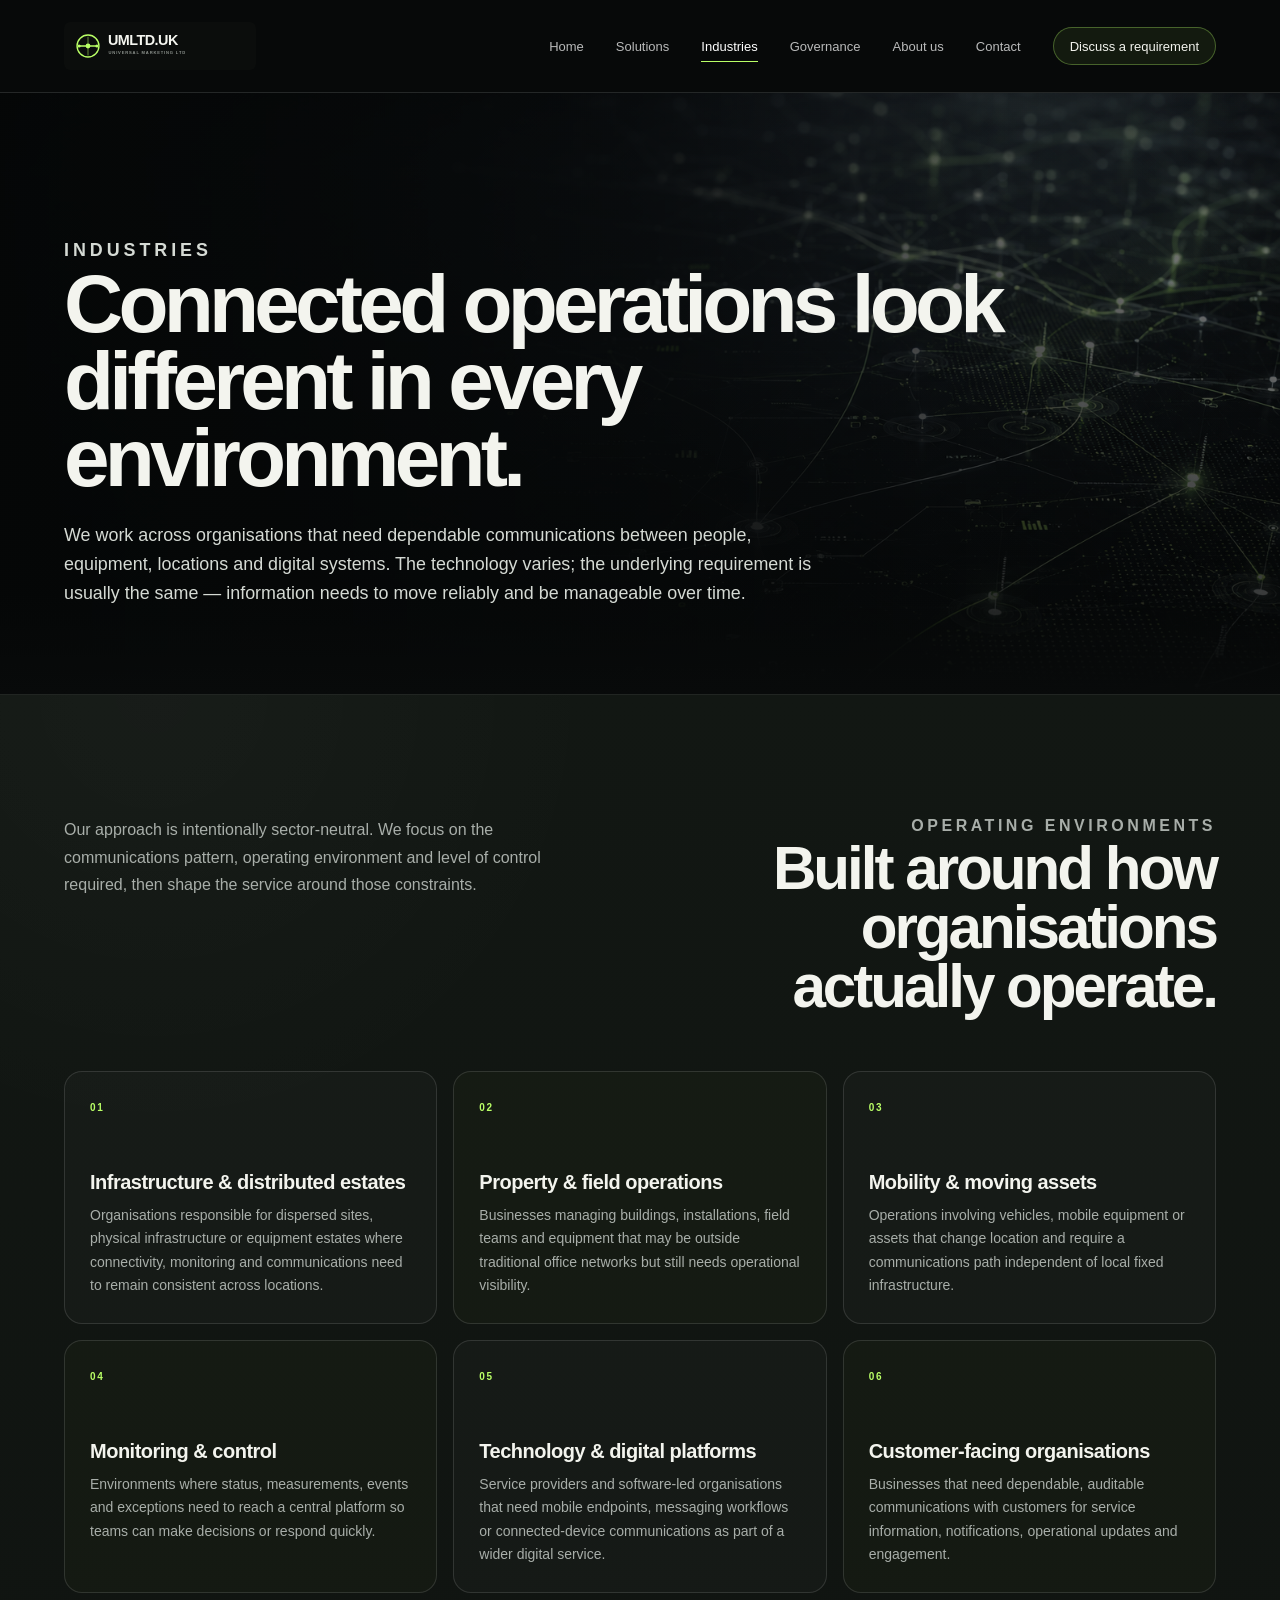
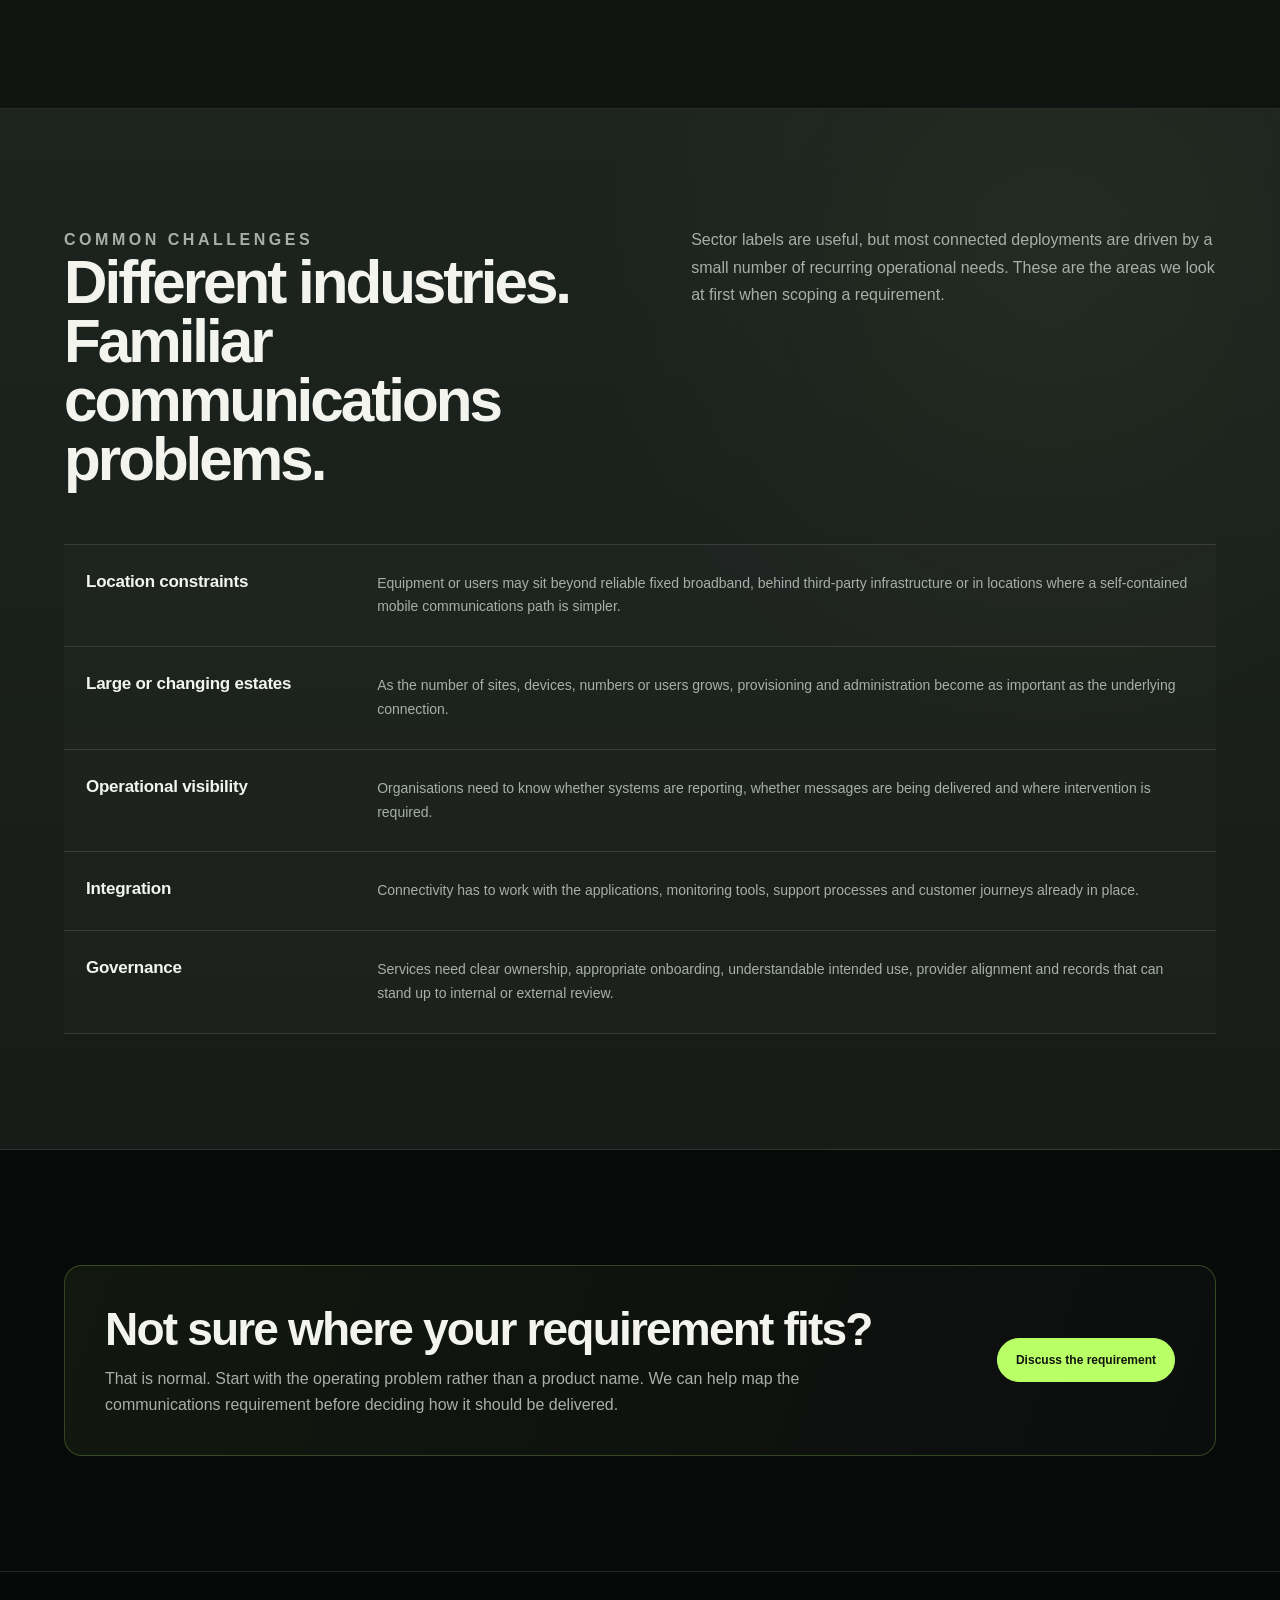
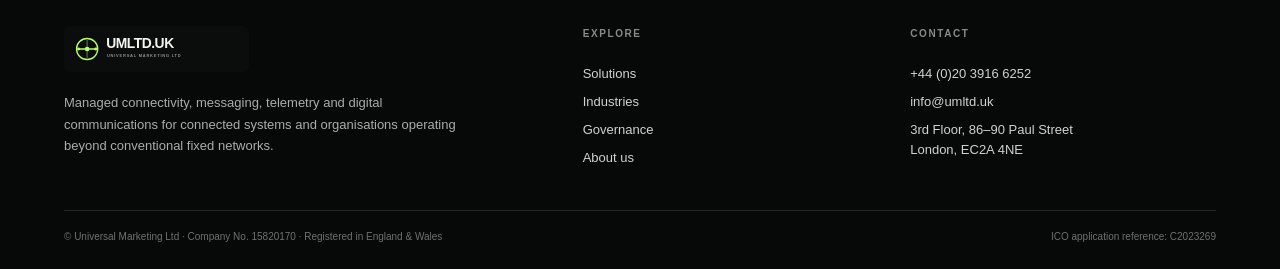
<file: industries.html>
<!doctype html>
<html lang="en">
<head>
  <meta charset="utf-8">
  <meta name="viewport" content="width=device-width, initial-scale=1">
  <title>Industries | UMLTD.UK</title>
  <meta name="description" content="How UMLTD.UK supports connected operations across infrastructure, facilities, mobility, monitoring, digital platforms and customer communications.">
  <meta name="theme-color" content="#080a0a">
  <link rel="stylesheet" href="assets/styles.css">
  <script defer src="https://cdn.vercel-insights.com/v1/script.js"></script>
</head>
<body>
<header class="site-header ">
  <div class="container nav-wrap">
    <a class="brand" href="index.html" aria-label="UMLTD.UK home"><img src="assets/umltd-logo.svg" alt="UMLTD.UK — Universal Marketing Ltd"></a>
    <button class="menu-button" type="button" aria-expanded="false" aria-controls="primary-nav">Menu</button>
    <nav class="nav" id="primary-nav" aria-label="Primary navigation">
      <a href="index.html">Home</a>
      <a href="solutions.html">Solutions</a>
      <a href="industries.html" aria-current="page">Industries</a>
      <a href="governance.html">Governance</a>
      <a href="about.html">About us</a>
      <a href="contact.html">Contact</a>
      <a class="nav-cta" href="contact.html">Discuss a requirement</a>
    </nav>
  </div>
</header>

<main>
  <section class="page-hero">
    <div class="container">
      <div class="page-intro">
        <p class="eyebrow">Industries</p>
        <h1>Connected operations look different in every environment.</h1>
        <p>We work across organisations that need dependable communications between people, equipment, locations and digital systems. The technology varies; the underlying requirement is usually the same — information needs to move reliably and be manageable over time.</p>
      </div>
    </div>
  </section>

  <section class="section">
    <div class="container">
      <div class="section-head section-head--right">
        <div><p class="eyebrow">Operating environments</p><h2>Built around how organisations actually operate.</h2></div>
        <p>Our approach is intentionally sector-neutral. We focus on the communications pattern, operating environment and level of control required, then shape the service around those constraints.</p>
      </div>

      <div class="industry-grid">
        <article class="industry-card"><span class="industry-no">01</span><h3>Infrastructure &amp; distributed estates</h3><p>Organisations responsible for dispersed sites, physical infrastructure or equipment estates where connectivity, monitoring and communications need to remain consistent across locations.</p></article>
        <article class="industry-card"><span class="industry-no">02</span><h3>Property &amp; field operations</h3><p>Businesses managing buildings, installations, field teams and equipment that may be outside traditional office networks but still needs operational visibility.</p></article>
        <article class="industry-card"><span class="industry-no">03</span><h3>Mobility &amp; moving assets</h3><p>Operations involving vehicles, mobile equipment or assets that change location and require a communications path independent of local fixed infrastructure.</p></article>
        <article class="industry-card"><span class="industry-no">04</span><h3>Monitoring &amp; control</h3><p>Environments where status, measurements, events and exceptions need to reach a central platform so teams can make decisions or respond quickly.</p></article>
        <article class="industry-card"><span class="industry-no">05</span><h3>Technology &amp; digital platforms</h3><p>Service providers and software-led organisations that need mobile endpoints, messaging workflows or connected-device communications as part of a wider digital service.</p></article>
        <article class="industry-card"><span class="industry-no">06</span><h3>Customer-facing organisations</h3><p>Businesses that need dependable, auditable communications with customers for service information, notifications, operational updates and engagement.</p></article>
      </div>
    </div>
  </section>

  <section class="section alt">
    <div class="container">
      <div class="section-head section-head--left">
        <div><p class="eyebrow">Common challenges</p><h2>Different industries. Familiar communications problems.</h2></div>
        <p>Sector labels are useful, but most connected deployments are driven by a small number of recurring operational needs. These are the areas we look at first when scoping a requirement.</p>
      </div>

      <div class="challenge-list">
        <div class="challenge-row"><h3>Location constraints</h3><p>Equipment or users may sit beyond reliable fixed broadband, behind third-party infrastructure or in locations where a self-contained mobile communications path is simpler.</p></div>
        <div class="challenge-row"><h3>Large or changing estates</h3><p>As the number of sites, devices, numbers or users grows, provisioning and administration become as important as the underlying connection.</p></div>
        <div class="challenge-row"><h3>Operational visibility</h3><p>Organisations need to know whether systems are reporting, whether messages are being delivered and where intervention is required.</p></div>
        <div class="challenge-row"><h3>Integration</h3><p>Connectivity has to work with the applications, monitoring tools, support processes and customer journeys already in place.</p></div>
        <div class="challenge-row"><h3>Governance</h3><p>Services need clear ownership, appropriate onboarding, understandable intended use, provider alignment and records that can stand up to internal or external review.</p></div>
      </div>
    </div>
  </section>

  <section class="section">
    <div class="container">
      <div class="cta-panel">
        <div><h2>Not sure where your requirement fits?</h2><p>That is normal. Start with the operating problem rather than a product name. We can help map the communications requirement before deciding how it should be delivered.</p></div>
        <a class="button primary" href="contact.html">Discuss the requirement</a>
      </div>
    </div>
  </section>
</main>
<footer class="site-footer">
  <div class="container footer-main">
    <div class="footer-brand">
      <img src="assets/umltd-logo.svg" alt="UMLTD.UK — Universal Marketing Ltd">
      <p>Managed connectivity, messaging, telemetry and digital communications for connected systems and organisations operating beyond conventional fixed networks.</p>
    </div>
    <div class="footer-col">
      <h4>Explore</h4>
      <a href="solutions.html">Solutions</a>
      <a href="industries.html">Industries</a>
      <a href="governance.html">Governance</a>
      <a href="about.html">About us</a>
    </div>
    <div class="footer-col">
      <h4>Contact</h4>
      <a href="tel:+442039166252">+44 (0)20 3916 6252</a>
      <a href="mailto:info@umltd.uk">info@umltd.uk</a>
      <span>3rd Floor, 86–90 Paul Street<br>London, EC2A 4NE</span>
    </div>
  </div>
  <div class="container footer-legal">
    <span>© Universal Marketing Ltd · Company No. 15820170 · Registered in England &amp; Wales</span>
    <span>ICO application reference: C2023269</span>
  </div>
</footer>
<script src="assets/site.js"></script>
</body>
</html>
</file>
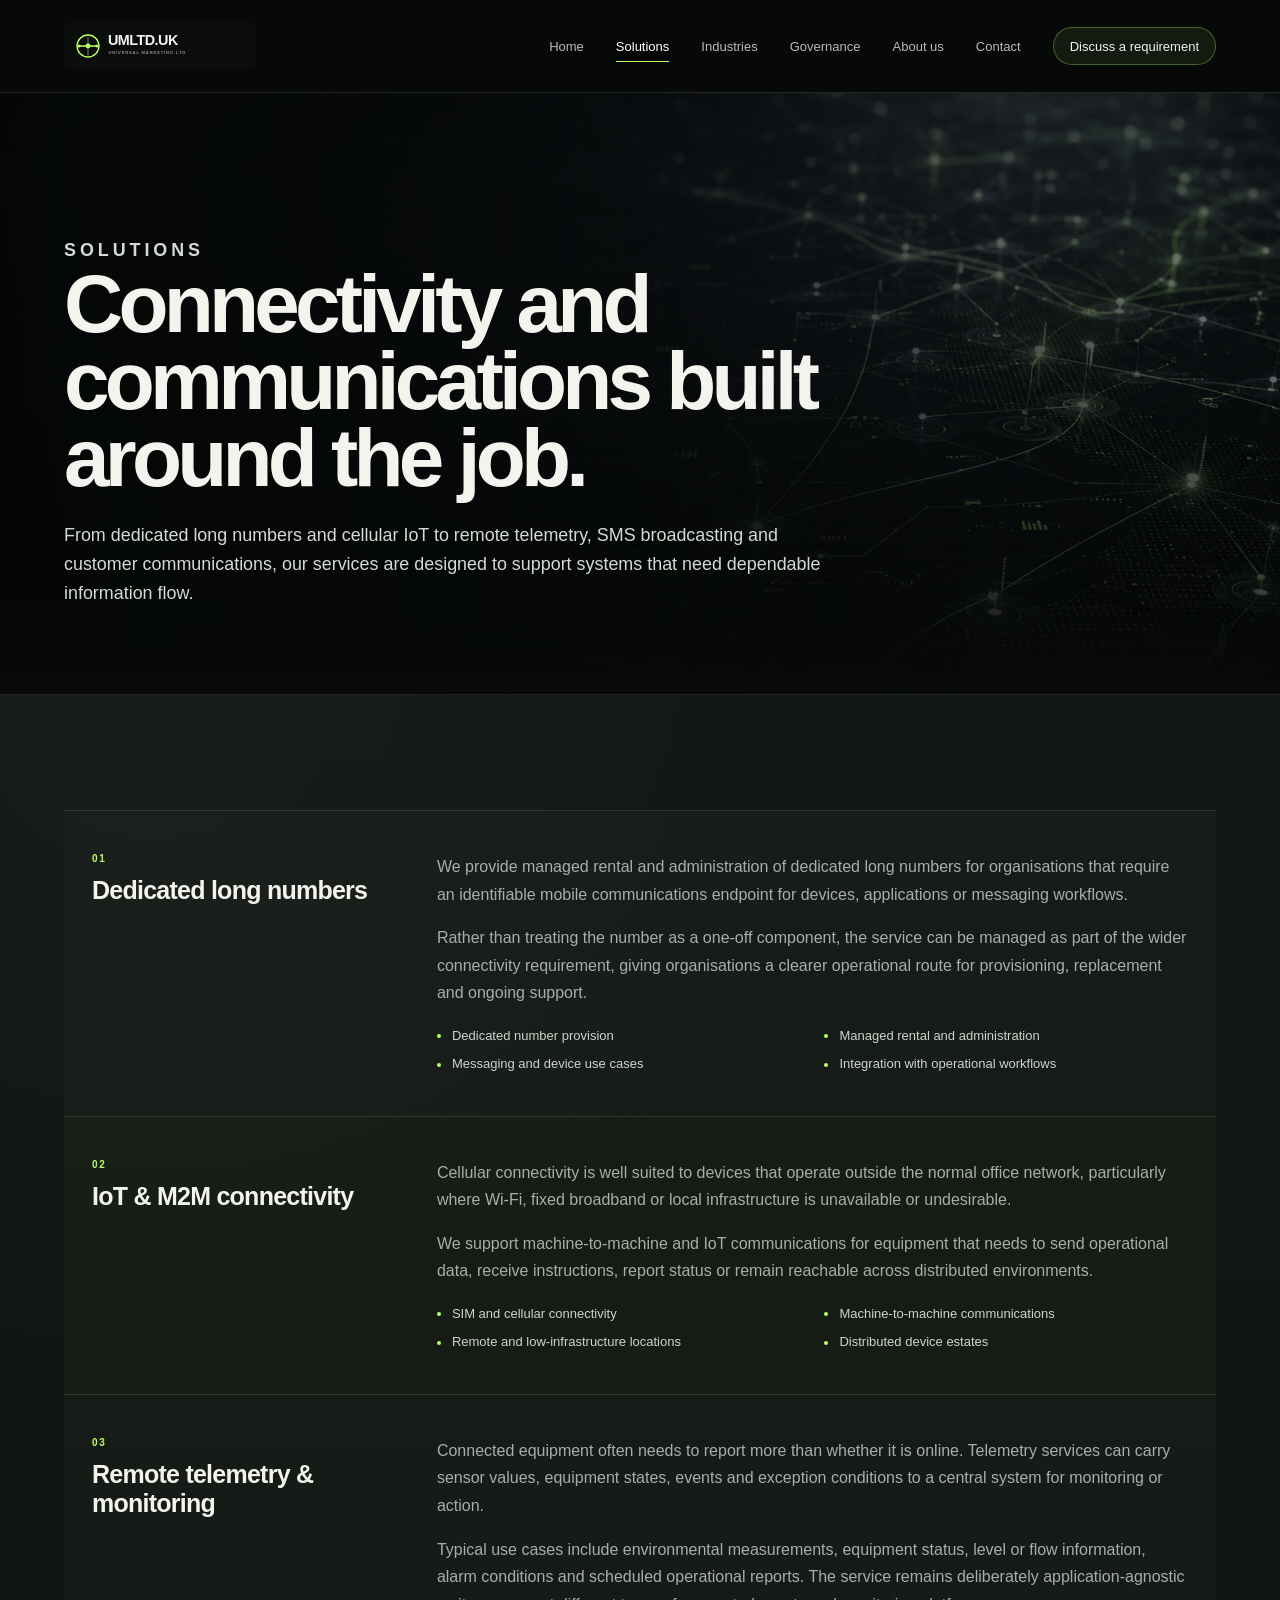
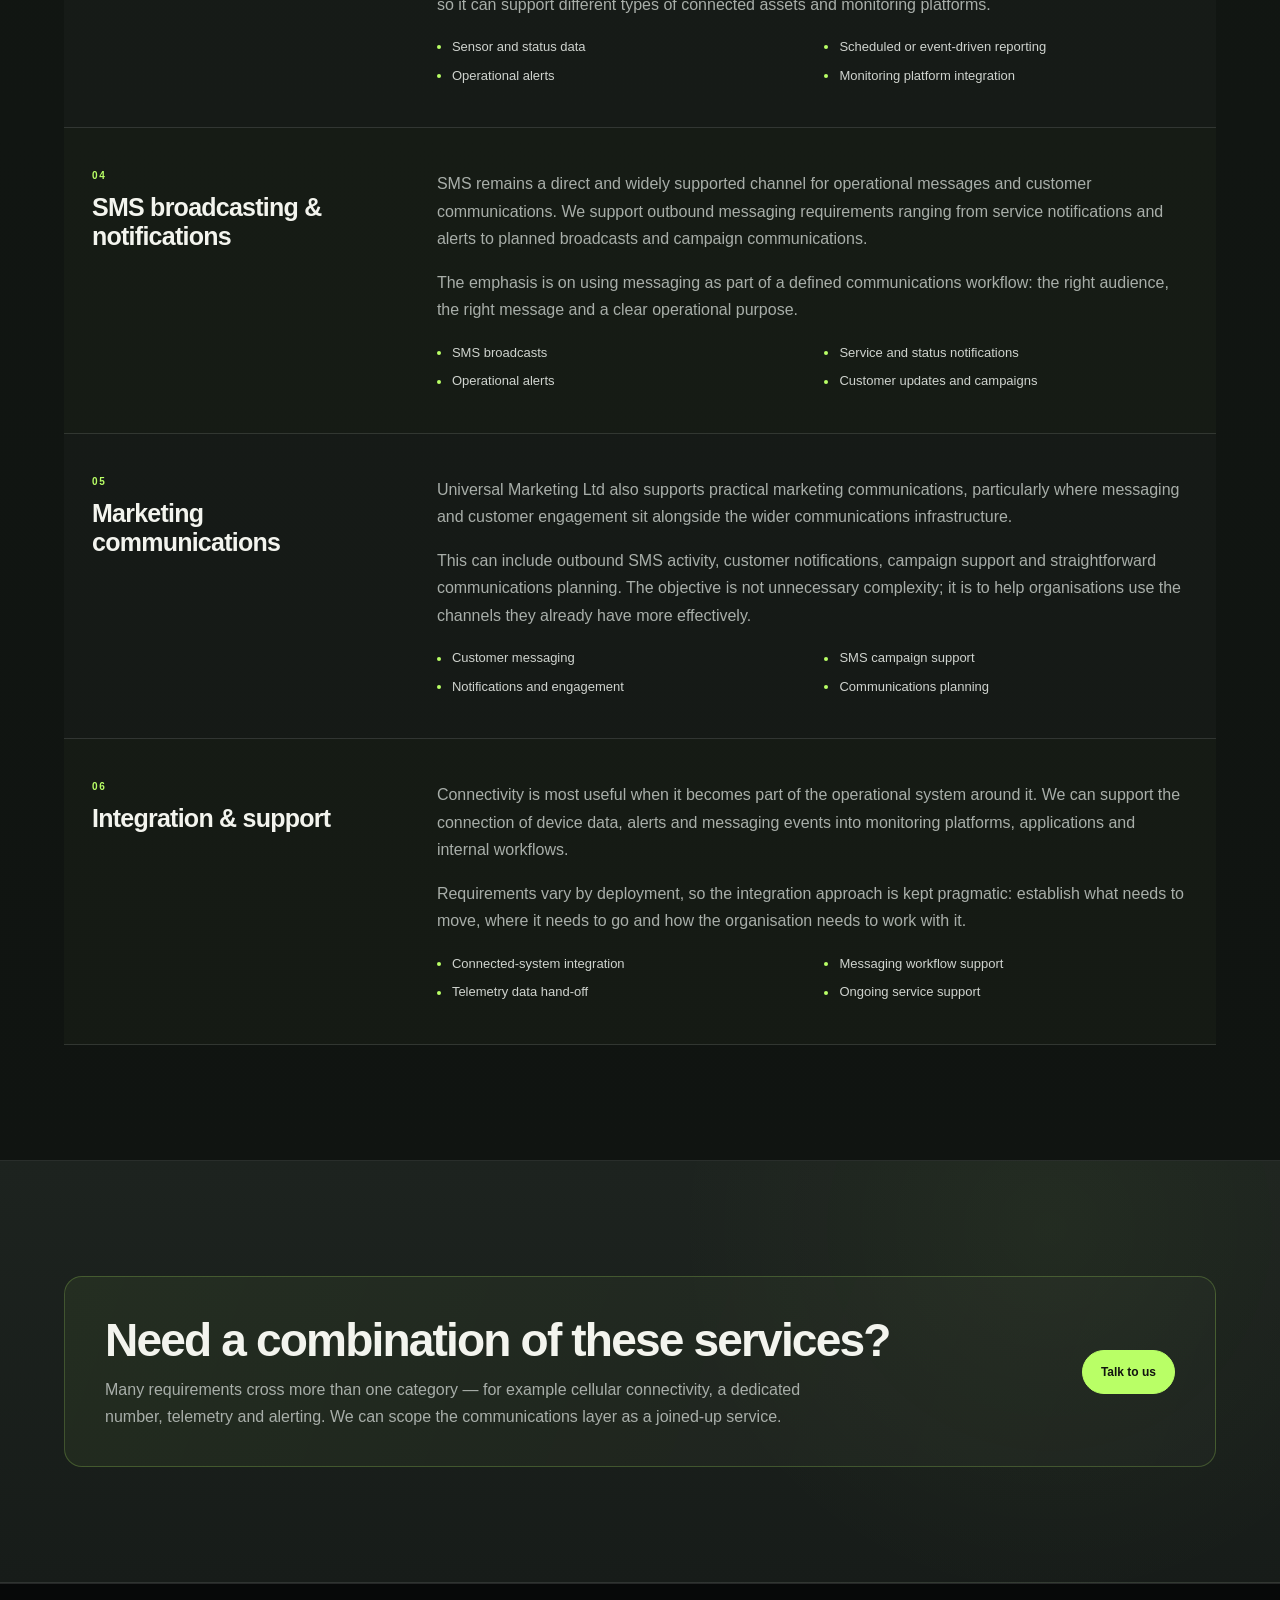
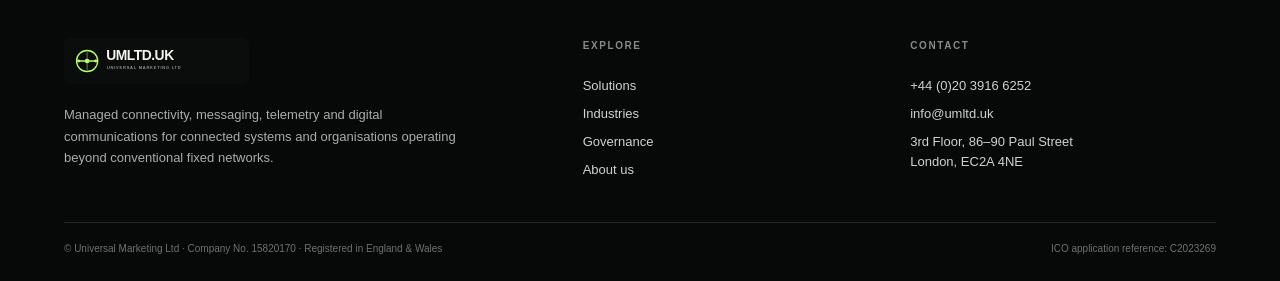
<file: solutions.html>
<!doctype html>
<html lang="en">
<head>
  <meta charset="utf-8">
  <meta name="viewport" content="width=device-width, initial-scale=1">
  <title>Solutions | UMLTD.UK</title>
  <meta name="description" content="Dedicated long numbers, IoT and M2M connectivity, remote telemetry, SMS broadcasting, marketing communications and integration support.">
  <meta name="theme-color" content="#080a0a">
  <link rel="stylesheet" href="assets/styles.css">
  <script defer src="https://cdn.vercel-insights.com/v1/script.js"></script>
</head>
<body>
<header class="site-header ">
  <div class="container nav-wrap">
    <a class="brand" href="index.html" aria-label="UMLTD.UK home"><img src="assets/umltd-logo.svg" alt="UMLTD.UK — Universal Marketing Ltd"></a>
    <button class="menu-button" type="button" aria-expanded="false" aria-controls="primary-nav">Menu</button>
    <nav class="nav" id="primary-nav" aria-label="Primary navigation">
      <a href="index.html">Home</a>
      <a href="solutions.html" aria-current="page">Solutions</a>
      <a href="industries.html">Industries</a>
      <a href="governance.html">Governance</a>
      <a href="about.html">About us</a>
      <a href="contact.html">Contact</a>
      <a class="nav-cta" href="contact.html">Discuss a requirement</a>
    </nav>
  </div>
</header>

<main>
  <section class="page-hero">
    <div class="container">
      <div class="page-intro">
        <p class="eyebrow">Solutions</p>
        <h1>Connectivity and communications built around the job.</h1>
        <p>From dedicated long numbers and cellular IoT to remote telemetry, SMS broadcasting and customer communications, our services are designed to support systems that need dependable information flow.</p>
      </div>
    </div>
  </section>

  <section class="section">
    <div class="container detail-list">
      <article class="detail-row" id="numbers">
        <h2><small>01</small>Dedicated long numbers</h2>
        <div class="detail-copy"><p>We provide managed rental and administration of dedicated long numbers for organisations that require an identifiable mobile communications endpoint for devices, applications or messaging workflows.</p><p>Rather than treating the number as a one-off component, the service can be managed as part of the wider connectivity requirement, giving organisations a clearer operational route for provisioning, replacement and ongoing support.</p><ul><li>Dedicated number provision</li><li>Managed rental and administration</li><li>Messaging and device use cases</li><li>Integration with operational workflows</li></ul></div>
      </article>
      <article class="detail-row" id="iot">
        <h2><small>02</small>IoT &amp; M2M connectivity</h2>
        <div class="detail-copy"><p>Cellular connectivity is well suited to devices that operate outside the normal office network, particularly where Wi-Fi, fixed broadband or local infrastructure is unavailable or undesirable.</p><p>We support machine-to-machine and IoT communications for equipment that needs to send operational data, receive instructions, report status or remain reachable across distributed environments.</p><ul><li>SIM and cellular connectivity</li><li>Machine-to-machine communications</li><li>Remote and low-infrastructure locations</li><li>Distributed device estates</li></ul></div>
      </article>
      <article class="detail-row" id="telemetry">
        <h2><small>03</small>Remote telemetry &amp; monitoring</h2>
        <div class="detail-copy"><p>Connected equipment often needs to report more than whether it is online. Telemetry services can carry sensor values, equipment states, events and exception conditions to a central system for monitoring or action.</p><p>Typical use cases include environmental measurements, equipment status, level or flow information, alarm conditions and scheduled operational reports. The service remains deliberately application-agnostic so it can support different types of connected assets and monitoring platforms.</p><ul><li>Sensor and status data</li><li>Scheduled or event-driven reporting</li><li>Operational alerts</li><li>Monitoring platform integration</li></ul></div>
      </article>
      <article class="detail-row" id="sms">
        <h2><small>04</small>SMS broadcasting &amp; notifications</h2>
        <div class="detail-copy"><p>SMS remains a direct and widely supported channel for operational messages and customer communications. We support outbound messaging requirements ranging from service notifications and alerts to planned broadcasts and campaign communications.</p><p>The emphasis is on using messaging as part of a defined communications workflow: the right audience, the right message and a clear operational purpose.</p><ul><li>SMS broadcasts</li><li>Service and status notifications</li><li>Operational alerts</li><li>Customer updates and campaigns</li></ul></div>
      </article>
      <article class="detail-row" id="marketing">
        <h2><small>05</small>Marketing communications</h2>
        <div class="detail-copy"><p>Universal Marketing Ltd also supports practical marketing communications, particularly where messaging and customer engagement sit alongside the wider communications infrastructure.</p><p>This can include outbound SMS activity, customer notifications, campaign support and straightforward communications planning. The objective is not unnecessary complexity; it is to help organisations use the channels they already have more effectively.</p><ul><li>Customer messaging</li><li>SMS campaign support</li><li>Notifications and engagement</li><li>Communications planning</li></ul></div>
      </article>
      <article class="detail-row" id="integration">
        <h2><small>06</small>Integration &amp; support</h2>
        <div class="detail-copy"><p>Connectivity is most useful when it becomes part of the operational system around it. We can support the connection of device data, alerts and messaging events into monitoring platforms, applications and internal workflows.</p><p>Requirements vary by deployment, so the integration approach is kept pragmatic: establish what needs to move, where it needs to go and how the organisation needs to work with it.</p><ul><li>Connected-system integration</li><li>Messaging workflow support</li><li>Telemetry data hand-off</li><li>Ongoing service support</li></ul></div>
      </article>
    </div>
  </section>

  <section class="section alt">
    <div class="container">
      <div class="cta-panel"><div><h2>Need a combination of these services?</h2><p>Many requirements cross more than one category — for example cellular connectivity, a dedicated number, telemetry and alerting. We can scope the communications layer as a joined-up service.</p></div><a class="button primary" href="contact.html">Talk to us</a></div>
    </div>
  </section>
</main>
<footer class="site-footer">
  <div class="container footer-main">
    <div class="footer-brand">
      <img src="assets/umltd-logo.svg" alt="UMLTD.UK — Universal Marketing Ltd">
      <p>Managed connectivity, messaging, telemetry and digital communications for connected systems and organisations operating beyond conventional fixed networks.</p>
    </div>
    <div class="footer-col">
      <h4>Explore</h4>
      <a href="solutions.html">Solutions</a>
      <a href="industries.html">Industries</a>
      <a href="governance.html">Governance</a>
      <a href="about.html">About us</a>
    </div>
    <div class="footer-col">
      <h4>Contact</h4>
      <a href="tel:+442039166252">+44 (0)20 3916 6252</a>
      <a href="mailto:info@umltd.uk">info@umltd.uk</a>
      <span>3rd Floor, 86–90 Paul Street<br>London, EC2A 4NE</span>
    </div>
  </div>
  <div class="container footer-legal">
    <span>© Universal Marketing Ltd · Company No. 15820170 · Registered in England &amp; Wales</span>
    <span>ICO application reference: C2023269</span>
  </div>
</footer>
<script src="assets/site.js"></script>
</body>
</html>
</file>
<file: assets/styles.css>
/*
 * UMLTD.UK — LOCKED DESIGN SYSTEM
 * Version: DESIGN-LOCK-1.0 — 15 September 2026
 *
 * This stylesheet is the visual source of truth for the UMLTD.UK site.
 * Do not restyle, replace, append competing overrides, alter the hero composition,
 * card geometry, typography scale, alternating section-header layout, background
 * treatment or colour system unless the site owner explicitly asks to UNLOCK DESIGN.
 * Content-only edits must preserve this file unchanged.
 */

:root {
  --bg: #080a0a;
  --bg-soft: #171c19;
  --bg-soft-2: #1d231f;
  --bg-mid: #101411;
  --panel: rgba(12, 15, 14, .72);
  --panel-solid: #111413;
  --text: #f3f4ee;
  --muted: #a8aea9;
  --soft: #cfd3ce;
  --line: rgba(255,255,255,.12);
  --line-strong: rgba(255,255,255,.18);
  --accent: #b9ff66;
  --accent-dark: #96d74c;
  --max: 1240px;
  --gutter: clamp(22px, 5vw, 72px);
  --radius: 18px;
}

* { box-sizing: border-box; }
html { scroll-behavior: smooth; background: var(--bg); }
body {
  margin: 0;
  min-height: 100%;
  color: var(--text);
  background: var(--bg);
  font-family: Inter, -apple-system, BlinkMacSystemFont, "Segoe UI", Helvetica, Arial, sans-serif;
  -webkit-font-smoothing: antialiased;
  text-rendering: optimizeLegibility;
}
img { max-width: 100%; }
a { color: inherit; text-decoration: none; }
button, input, textarea, select { font: inherit; }

.container {
  width: min(calc(100% - (var(--gutter) * 2)), var(--max));
  margin: 0 auto;
}

.site-header {
  position: relative;
  z-index: 50;
  border-bottom: 1px solid var(--line);
  background: rgba(8,10,10,.86);
  backdrop-filter: blur(16px);
  -webkit-backdrop-filter: blur(16px);
}
.site-header.home-header {
  position: absolute;
  inset: 0 0 auto 0;
  background: linear-gradient(180deg, rgba(5,7,7,.78), rgba(5,7,7,.18));
  border-bottom-color: rgba(255,255,255,.08);
}
.nav-wrap {
  min-height: 92px;
  display: flex;
  align-items: center;
  justify-content: space-between;
  gap: 32px;
}
.brand { display: inline-flex; align-items: center; }
.brand img { display: block; width: clamp(170px, 15vw, 215px); height: auto; }
.nav {
  display: flex;
  align-items: center;
  gap: clamp(18px, 2.5vw, 34px);
  font-size: 13px;
  color: rgba(255,255,255,.72);
}
.nav a { position: relative; padding: 12px 0; }
.nav a:hover, .nav a[aria-current="page"] { color: #fff; }
.nav a[aria-current="page"]::after {
  content: "";
  position: absolute;
  left: 0;
  right: 0;
  bottom: 4px;
  height: 1px;
  background: var(--accent);
}
.nav-cta {
  display: inline-flex;
  align-items: center;
  justify-content: center;
  min-height: 38px;
  padding: 0 16px !important;
  border: 1px solid rgba(185,255,102,.32);
  border-radius: 999px;
  color: var(--text) !important;
  background: rgba(185,255,102,.07);
}
.nav-cta::after { display: none !important; }
.menu-button {
  display: none;
  appearance: none;
  border: 1px solid var(--line);
  background: rgba(255,255,255,.04);
  color: var(--text);
  border-radius: 999px;
  padding: 9px 13px;
  cursor: pointer;
}

.eyebrow {
  margin: 0 0 16px;
  color: var(--accent);
  font-size: 11px;
  font-weight: 760;
  letter-spacing: .22em;
  text-transform: uppercase;
}

.hero-home {
  position: relative;
  min-height: 100svh;
  display: flex;
  align-items: center;
  overflow: hidden;
  background:
    linear-gradient(90deg, rgba(4,6,6,.94) 0%, rgba(4,6,6,.84) 29%, rgba(4,6,6,.48) 48%, rgba(4,6,6,.08) 72%, rgba(4,6,6,.025) 100%),
    linear-gradient(180deg, rgba(4,6,6,.28) 0%, rgba(4,6,6,.08) 48%, rgba(4,6,6,.72) 100%),
    url("background.png") center center / cover no-repeat;
}
.hero-home::after {
  content: "";
  position: absolute;
  inset: auto 0 0 0;
  height: 130px;
  background: linear-gradient(to bottom, rgba(8,10,10,0), var(--bg));
  pointer-events: none;
}
.hero-home .container {
  position: relative;
  z-index: 2;
  padding-top: 154px;
  padding-bottom: 94px;
}
.hero-grid {
  display: block;
  width: 100%;
}
.hero-copy {
  width: min(880px, 68vw);
  max-width: none;
}
.hero-copy h1 {
  margin: 0;
  max-width: 880px;
  font-size: clamp(76px, 8.2vw, 126px);
  line-height: .88;
  letter-spacing: -.074em;
  font-weight: 790;
}
.hero-copy h1 span { display: block; color: #dfe3dd; font-weight: 590; }
.hero-copy .lead {
  max-width: 720px;
  margin: 30px 0 0;
  color: #d8ddd7;
  font-size: clamp(18px, 1.5vw, 22px);
  line-height: 1.5;
  letter-spacing: -.015em;
}
.hero-actions { display: flex; gap: 12px; flex-wrap: wrap; margin-top: 30px; }
.button {
  display: inline-flex;
  min-height: 44px;
  align-items: center;
  justify-content: center;
  gap: 8px;
  padding: 0 18px;
  border-radius: 999px;
  border: 1px solid var(--line-strong);
  background: rgba(255,255,255,.045);
  color: var(--text);
  font-size: 12px;
  font-weight: 720;
  transition: transform .15s ease, background .2s ease, border-color .2s ease;
}
.button:hover { transform: translateY(-1px); background: rgba(255,255,255,.075); }
.button.primary { background: var(--accent); color: #11140f; border-color: var(--accent); }
.button.primary:hover { background: #c5ff7c; }


.trust-strip { background: var(--bg); border-bottom: 1px solid var(--line); }
.trust-grid { display: grid; grid-template-columns: repeat(4, 1fr); }
.trust-item { padding: 24px 22px; border-right: 1px solid var(--line); }
.trust-item:first-child { padding-left: 0; }
.trust-item:last-child { border-right: 0; padding-right: 0; }
.trust-item strong { display: block; font-size: 13px; margin-bottom: 6px; }
.trust-item span { color: var(--muted); font-size: 12px; line-height: 1.5; }

.section { padding: clamp(86px, 9vw, 132px) 0; }
/* Interior pages step out of the hero into a lifted surface instead of another black block. */
.page-hero + .section:not(.alt) {
  background:
    radial-gradient(circle at 12% 0%, rgba(255,255,255,.025), transparent 30%),
    linear-gradient(180deg, #121713, var(--bg-mid));
  border-top: 1px solid rgba(255,255,255,.07);
}
.section.alt {
  position: relative;
  background:
    radial-gradient(circle at 82% 16%, rgba(185,255,102,.045), transparent 34%),
    linear-gradient(180deg, var(--bg-soft-2), var(--bg-soft));
  border-top: 1px solid rgba(255,255,255,.08);
  border-bottom: 1px solid rgba(255,255,255,.08);
}
.section-head {
  display: grid;
  grid-template-columns: minmax(0, 1fr) minmax(0, 1fr);
  column-gap: clamp(54px, 8vw, 120px);
  align-items: start;
  margin-bottom: 54px;
}
.section-head > div:first-child { max-width: 650px; }
.section-head > p { max-width: 650px; }
.section-head--left > div:first-child { grid-column: 1; grid-row: 1; }
.section-head--left > p { grid-column: 2; grid-row: 1; }
.section-head--right > div:first-child {
  grid-column: 2;
  grid-row: 1;
  justify-self: end;
  text-align: right;
}
.section-head--right > p {
  grid-column: 1;
  grid-row: 1;
  justify-self: start;
  padding-top: 4px;
}
.section-head h2 {
  margin: 0;
  font-size: clamp(40px, 4.7vw, 66px);
  line-height: .98;
  letter-spacing: -.05em;
}
.page-intro h1 {
  margin: 0;
  max-width: 980px;
  font-size: clamp(58px, 6.4vw, 94px);
  line-height: .94;
  letter-spacing: -.058em;
}
.section-head p { margin: 2px 0 0; max-width: 680px; color: var(--muted); font-size: 16px; line-height: 1.72; }

.solution-grid { display: grid; grid-template-columns: repeat(3, 1fr); gap: 16px; }
.card {
  min-height: 260px;
  padding: 26px;
  border: 1px solid var(--line);
  border-radius: var(--radius);
  background: linear-gradient(180deg, rgba(255,255,255,.035), rgba(255,255,255,.012));
}
.card-index {
  display: block;
  color: var(--accent);
  font-size: clamp(26px, 2.6vw, 38px);
  line-height: 1;
  font-weight: 650;
  letter-spacing: -.03em;
  text-transform: none;
  opacity: .95;
}
.card h3 { margin: 34px 0 11px; font-size: 22px; letter-spacing: -.025em; }
.card p { margin: 0; color: var(--muted); font-size: 14px; line-height: 1.65; }
.card a { display: inline-block; margin-top: 20px; color: var(--soft); font-size: 12px; border-bottom: 1px solid rgba(255,255,255,.22); }

.usecase-grid { display: grid; grid-template-columns: repeat(2, 1fr); border-top: 1px solid var(--line); }
.usecase { padding: 30px 34px 30px 0; border-bottom: 1px solid var(--line); }
.usecase:nth-child(even) { padding-left: 34px; border-left: 1px solid var(--line); }
.usecase h3 { margin: 0 0 9px; font-size: 18px; }
.usecase p { margin: 0; color: var(--muted); font-size: 14px; line-height: 1.65; }

.process { display: grid; grid-template-columns: repeat(4, 1fr); gap: 0; border-top: 1px solid var(--line); border-bottom: 1px solid var(--line); }
.process-step { padding: 25px 24px 27px; border-right: 1px solid var(--line); }
.process-step:first-child { padding-left: 0; }
.process-step:last-child { border-right: 0; padding-right: 0; }
.process-step b { color: var(--accent); font-size: 10px; letter-spacing: .18em; }
.process-step h3 { margin: 26px 0 8px; font-size: 17px; }
.process-step p { margin: 0; color: var(--muted); font-size: 13px; line-height: 1.6; }

.cta-panel {
  display: grid;
  grid-template-columns: 1fr auto;
  gap: 40px;
  align-items: center;
  padding: 36px 40px;
  border: 1px solid rgba(185,255,102,.22);
  border-radius: var(--radius);
  background: linear-gradient(110deg, rgba(185,255,102,.06), rgba(255,255,255,.018));
}
.cta-panel h2 { margin: 0; font-size: clamp(30px, 3.6vw, 48px); letter-spacing: -.04em; }
.cta-panel p { margin: 10px 0 0; color: var(--muted); max-width: 720px; line-height: 1.65; }

.page-hero {
  position: relative;
  min-height: 600px;
  display: flex;
  align-items: end;
  overflow: hidden;
  background:
    linear-gradient(90deg, rgba(5,7,7,.96), rgba(5,7,7,.73) 50%, rgba(5,7,7,.28)),
    linear-gradient(180deg, rgba(5,7,7,.16), rgba(5,7,7,.80)),
    url("background.png") center 42% / cover no-repeat;
}
.page-hero::after { content: ""; position: absolute; inset: auto 0 0 0; height: 100px; background: linear-gradient(to bottom, transparent, var(--bg)); }
.page-hero .container { position: relative; z-index: 2; padding-top: 118px; padding-bottom: 86px; }
.page-intro { max-width: 1020px; }
.page-intro p { margin: 25px 0 0; max-width: 760px; color: #d5dad4; font-size: clamp(17px, 1.4vw, 20px); line-height: 1.62; }

.detail-list { border-top: 1px solid var(--line); }
.detail-row { display: grid; grid-template-columns: .55fr 1.45fr; gap: 60px; padding: 42px 0; border-bottom: 1px solid var(--line); }
.detail-row h2 { margin: 0; font-size: 25px; letter-spacing: -.03em; }
.detail-row h2 small { display: block; margin-bottom: 12px; color: var(--accent); font-size: 10px; letter-spacing: .18em; text-transform: uppercase; }
.detail-copy p { margin: 0 0 16px; color: var(--muted); line-height: 1.72; }
.detail-copy p:last-child { margin-bottom: 0; }
.detail-copy ul { margin: 19px 0 0; padding: 0; list-style: none; display: grid; grid-template-columns: repeat(2, 1fr); gap: 9px 24px; }
.detail-copy li { position: relative; padding-left: 15px; color: var(--soft); font-size: 13px; line-height: 1.5; }
.detail-copy li::before { content: ""; position: absolute; left: 0; top: .65em; width: 4px; height: 4px; border-radius: 50%; background: var(--accent); }

.about-grid { display: grid; grid-template-columns: .85fr 1.15fr; gap: 80px; align-items: start; }
.about-grid h2 { margin: 0; font-size: clamp(36px, 4.4vw, 58px); letter-spacing: -.05em; line-height: 1; }
.about-copy p { margin: 0 0 20px; color: var(--muted); font-size: 16px; line-height: 1.75; }
.values { display: grid; grid-template-columns: repeat(3, 1fr); gap: 16px; margin-top: 44px; }
.value { padding: 24px; border: 1px solid var(--line); border-radius: var(--radius); }
.value h3 { margin: 0 0 8px; font-size: 16px; }
.value p { margin: 0; color: var(--muted); font-size: 13px; line-height: 1.6; }
.company-facts { margin-top: 34px; border-top: 1px solid var(--line); }
.fact { display: grid; grid-template-columns: 190px 1fr; gap: 24px; padding: 14px 0; border-bottom: 1px solid var(--line); font-size: 13px; }
.fact span:first-child { color: var(--muted); }

.contact-layout { display: grid; grid-template-columns: .75fr 1.25fr; gap: 72px; align-items: start; }
.contact-details { display: grid; gap: 22px; }
.contact-item { padding-bottom: 20px; border-bottom: 1px solid var(--line); }
.contact-item small { display: block; margin-bottom: 6px; color: var(--muted); font-size: 10px; letter-spacing: .14em; text-transform: uppercase; }
.contact-item strong, .contact-item a { font-size: 17px; font-weight: 600; }
.form-panel { padding: 28px; border: 1px solid var(--line); border-radius: var(--radius); background: rgba(255,255,255,.025); }
form { display: grid; gap: 14px; }
.form-row { display: grid; grid-template-columns: 1fr 1fr; gap: 14px; }
label { display: grid; gap: 7px; color: rgba(255,255,255,.62); font-size: 10px; font-weight: 690; letter-spacing: .09em; text-transform: uppercase; }
input, textarea {
  width: 100%;
  border: 1px solid rgba(255,255,255,.13);
  border-radius: 9px;
  outline: none;
  background: rgba(255,255,255,.035);
  color: var(--text);
  padding: 11px 12px;
  font-size: 14px;
}
input { height: 42px; }
textarea { min-height: 150px; resize: vertical; line-height: 1.5; }
input:focus, textarea:focus { border-color: rgba(185,255,102,.58); background: rgba(255,255,255,.052); }
.form-actions { display: flex; align-items: center; gap: 14px; flex-wrap: wrap; }
.form-note { color: var(--muted); font-size: 11px; }
.form-message { display: none; margin: 0; padding: 10px 12px; border: 1px solid var(--line); font-size: 12px; line-height: 1.5; }
.form-message.show { display: block; }
.form-message.success { border-color: rgba(185,255,102,.32); color: #e7f6d2; }
.form-message.error { border-color: rgba(255,120,120,.3); color: #ffd5d5; }

.site-footer { border-top: 1px solid var(--line); background: #070909; }
.footer-main { display: grid; grid-template-columns: 1.2fr .7fr .8fr; gap: 60px; padding: 54px 0 42px; }
.footer-brand img { width: 185px; }
.footer-brand p { margin: 16px 0 0; max-width: 410px; color: var(--muted); font-size: 13px; line-height: 1.65; }
.footer-col h4 { margin: 0 0 14px; color: rgba(255,255,255,.52); font-size: 10px; letter-spacing: .16em; text-transform: uppercase; }
.footer-col { display: grid; align-content: start; gap: 8px; color: var(--soft); font-size: 13px; line-height: 1.55; }
.footer-col a:hover { color: #fff; }
.footer-legal { border-top: 1px solid var(--line); padding: 18px 0 24px; display: flex; justify-content: space-between; gap: 24px; flex-wrap: wrap; color: rgba(255,255,255,.42); font-size: 10px; line-height: 1.55; }

@media (max-width: 980px) {
  .nav { display: none; position: absolute; top: 78px; left: var(--gutter); right: var(--gutter); padding: 16px; flex-direction: column; align-items: stretch; gap: 2px; border: 1px solid var(--line); border-radius: 14px; background: rgba(8,10,10,.97); box-shadow: 0 20px 50px rgba(0,0,0,.28); }
  .nav.open { display: flex; }
  .nav a { padding: 12px 10px; }
  .nav a[aria-current="page"]::after { display: none; }
  .menu-button { display: inline-flex; }
  .section-head, .about-grid, .contact-layout { grid-template-columns: 1fr; }
  .section-head { row-gap: 20px; }
  .section-head--left > div:first-child,
  .section-head--left > p,
  .section-head--right > div:first-child,
  .section-head--right > p {
    grid-column: 1;
    grid-row: auto;
    justify-self: start;
    text-align: left;
    padding-top: 0;
  }
  .solution-grid { grid-template-columns: repeat(2, 1fr); }
  .process { grid-template-columns: repeat(2, 1fr); }
  .process-step:nth-child(2) { border-right: 0; }
  .process-step:nth-child(-n+2) { border-bottom: 1px solid var(--line); }
  .process-step:nth-child(3) { padding-left: 0; }
  .detail-row { grid-template-columns: 1fr; gap: 20px; }
  .values { grid-template-columns: 1fr; }
  .footer-main { grid-template-columns: 1fr 1fr; }
  .footer-brand { grid-column: 1 / -1; }
}

@media (max-width: 680px) {
  :root { --gutter: 20px; }
  .nav-wrap { min-height: 78px; }
  .brand img { width: 168px; }
  .hero-home { background-position: 62% center; }
  .hero-home .container { padding-top: 126px; padding-bottom: 66px; }
  .hero-copy { width: 100%; }
  .hero-copy h1 { font-size: clamp(58px, 16vw, 82px); line-height: .9; }
  .hero-copy .lead { font-size: 17px; }
  .trust-grid, .solution-grid, .usecase-grid, .process { grid-template-columns: 1fr; }
  .trust-item { padding: 18px 0; border-right: 0; border-bottom: 1px solid var(--line); }
  .trust-item:last-child { border-bottom: 0; }
  .card { min-height: auto; }
  .card h3 { margin-top: 26px; }
  .usecase, .usecase:nth-child(even) { padding: 24px 0; border-left: 0; }
  .process-step, .process-step:first-child, .process-step:nth-child(3), .process-step:last-child { padding: 22px 0; border-right: 0; border-bottom: 1px solid var(--line); }
  .process-step:last-child { border-bottom: 0; }
  .cta-panel { grid-template-columns: 1fr; padding: 28px 24px; }
  .page-hero { min-height: 520px; }
  .page-hero .container { padding-top: 92px; padding-bottom: 66px; }
  .page-intro p { font-size: 16px; }
  .detail-copy ul { grid-template-columns: 1fr; }
  .fact { grid-template-columns: 1fr; gap: 4px; }
  .form-row { grid-template-columns: 1fr; }
  .footer-main { grid-template-columns: 1fr; gap: 34px; }
  .footer-brand { grid-column: auto; }
}


/* Expanded corporate content */
.feature-links {
  display: grid;
  grid-template-columns: repeat(2, 1fr);
  gap: 16px;
}
.feature-link {
  display: block;
  position: relative;
  min-height: 310px;
  padding: 30px;
  overflow: hidden;
  border: 1px solid var(--line);
  border-radius: var(--radius);
  background:
    linear-gradient(135deg, rgba(185,255,102,.055), rgba(255,255,255,.012) 55%),
    rgba(255,255,255,.015);
}
.feature-link::after {
  content: "↗";
  position: absolute;
  right: 28px;
  top: 27px;
  color: var(--accent);
  font-size: 20px;
}
.feature-link small {
  color: var(--accent);
  font-size: 10px;
  font-weight: 740;
  letter-spacing: .18em;
  text-transform: uppercase;
}
.feature-link h3 {
  max-width: 500px;
  margin: 72px 0 13px;
  font-size: clamp(26px, 3vw, 38px);
  line-height: 1.04;
  letter-spacing: -.04em;
}
.feature-link p {
  max-width: 580px;
  margin: 0;
  color: var(--muted);
  font-size: 14px;
  line-height: 1.7;
}
.feature-link:hover {
  border-color: rgba(185,255,102,.26);
  background:
    linear-gradient(135deg, rgba(185,255,102,.075), rgba(255,255,255,.018) 55%),
    rgba(255,255,255,.02);
}

.industry-grid {
  display: grid;
  grid-template-columns: repeat(3, 1fr);
  gap: 16px;
}
.industry-card {
  min-height: 250px;
  padding: 25px;
  border: 1px solid var(--line);
  border-radius: var(--radius);
  background: rgba(255,255,255,.018);
}
.industry-card .industry-no {
  color: var(--accent);
  font-size: 10px;
  font-weight: 760;
  letter-spacing: .17em;
}
.industry-card h3 {
  margin: 56px 0 10px;
  font-size: 20px;
  letter-spacing: -.025em;
}
.industry-card p {
  margin: 0;
  color: var(--muted);
  font-size: 14px;
  line-height: 1.68;
}

.challenge-list {
  border-top: 1px solid var(--line);
}
.challenge-row {
  display: grid;
  grid-template-columns: .45fr 1.55fr;
  gap: 54px;
  padding: 27px 0;
  border-bottom: 1px solid var(--line);
}
.challenge-row h3 {
  margin: 0;
  font-size: 17px;
  letter-spacing: -.015em;
}
.challenge-row p {
  margin: 0;
  color: var(--muted);
  font-size: 14px;
  line-height: 1.7;
}

.assurance-grid {
  display: grid;
  grid-template-columns: repeat(3, 1fr);
  gap: 16px;
}
.assurance-card {
  min-height: 245px;
  padding: 25px;
  border: 1px solid var(--line);
  border-radius: var(--radius);
  background: linear-gradient(180deg, rgba(255,255,255,.03), rgba(255,255,255,.01));
}
.assurance-card b {
  color: var(--accent);
  font-size: 10px;
  letter-spacing: .16em;
}
.assurance-card h3 {
  margin: 42px 0 10px;
  font-size: 19px;
}
.assurance-card p {
  margin: 0;
  color: var(--muted);
  font-size: 13px;
  line-height: 1.68;
}

.lifecycle {
  display: grid;
  grid-template-columns: repeat(5, 1fr);
  border-top: 1px solid var(--line);
  border-bottom: 1px solid var(--line);
}
.lifecycle-step {
  padding: 25px 20px 27px;
  border-right: 1px solid var(--line);
}
.lifecycle-step:first-child { padding-left: 0; }
.lifecycle-step:last-child { border-right: 0; padding-right: 0; }
.lifecycle-step small {
  color: var(--accent);
  font-size: 10px;
  letter-spacing: .16em;
}
.lifecycle-step h3 {
  margin: 25px 0 8px;
  font-size: 16px;
}
.lifecycle-step p {
  margin: 0;
  color: var(--muted);
  font-size: 12.5px;
  line-height: 1.62;
}

.principles {
  display: grid;
  grid-template-columns: 1fr 1fr;
  gap: 0;
  border-top: 1px solid var(--line);
}
.principle {
  padding: 28px 34px 28px 0;
  border-bottom: 1px solid var(--line);
}
.principle:nth-child(even) {
  padding-left: 34px;
  border-left: 1px solid var(--line);
}
.principle h3 {
  margin: 0 0 9px;
  font-size: 18px;
}
.principle p {
  margin: 0;
  color: var(--muted);
  font-size: 14px;
  line-height: 1.68;
}

.note-panel {
  padding: 24px 28px;
  border-left: 2px solid var(--accent);
  background: rgba(185,255,102,.035);
}
.note-panel p {
  margin: 0;
  color: var(--soft);
  font-size: 14px;
  line-height: 1.7;
}

@media (max-width: 980px) {
  .industry-grid,
  .assurance-grid {
    grid-template-columns: repeat(2, 1fr);
  }
  .lifecycle {
    grid-template-columns: repeat(2, 1fr);
  }
  .lifecycle-step {
    border-bottom: 1px solid var(--line);
  }
  .lifecycle-step:nth-child(even) {
    border-right: 0;
  }
  .lifecycle-step:last-child {
    grid-column: 1 / -1;
    border-bottom: 0;
  }
}

@media (max-width: 680px) {
  .feature-links,
  .industry-grid,
  .assurance-grid,
  .principles,
  .lifecycle {
    grid-template-columns: 1fr;
  }
  .feature-link { min-height: 260px; }
  .feature-link h3 { margin-top: 52px; }
  .challenge-row {
    grid-template-columns: 1fr;
    gap: 8px;
  }
  .principle,
  .principle:nth-child(even) {
    padding: 24px 0;
    border-left: 0;
  }
  .lifecycle-step,
  .lifecycle-step:first-child,
  .lifecycle-step:last-child {
    padding: 22px 0;
    border-right: 0;
    border-bottom: 1px solid var(--line);
  }
  .lifecycle-step:last-child {
    grid-column: auto;
    border-bottom: 0;
  }
}


/* =========================================================
   DESIGN-LOCK-1.1 — LIST RHYTHM + INTERACTION ENHANCEMENT
   Explicitly approved: 15 Sep 2026
   Applies site-wide where repeated rows/cards are present.
   Do not alter without an explicit design-unlock/change request.
   ========================================================= */

/* Alternating surfaces for long repeated detail lists */
.detail-list .detail-row {
  position: relative;
  margin: 0;
  padding: 42px 28px;
  border-bottom: 1px solid var(--line);
  transition:
    transform .22s ease,
    background-color .22s ease,
    border-color .22s ease,
    box-shadow .22s ease;
}
.detail-list .detail-row:nth-child(odd) {
  background: rgba(255,255,255,.018);
}
.detail-list .detail-row:nth-child(even) {
  background: rgba(185,255,102,.026);
}
.detail-list .detail-row:hover {
  transform: translateY(-5px);
  border-color: rgba(185,255,102,.24);
  box-shadow: 0 14px 34px rgba(0,0,0,.18);
  z-index: 2;
}

/* Repeated cards across the site */
.card,
.industry-card,
.assurance-card,
.value,
.feature-link {
  transition:
    transform .22s ease,
    background-color .22s ease,
    border-color .22s ease,
    box-shadow .22s ease;
}
.card:nth-child(even),
.industry-card:nth-child(even),
.assurance-card:nth-child(even),
.value:nth-child(even) {
  background-color: rgba(185,255,102,.022);
}
.card:nth-child(odd),
.industry-card:nth-child(odd),
.assurance-card:nth-child(odd),
.value:nth-child(odd) {
  background-color: rgba(255,255,255,.022);
}
.card:hover,
.industry-card:hover,
.assurance-card:hover,
.value:hover,
.feature-link:hover {
  transform: translateY(-5px);
  border-color: rgba(185,255,102,.24);
  box-shadow: 0 14px 34px rgba(0,0,0,.18);
}

/* Alternating row-style content blocks */
.challenge-row,
.usecase,
.principle,
.process-step,
.lifecycle-step {
  transition:
    transform .2s ease,
    background-color .2s ease,
    border-color .2s ease,
    box-shadow .2s ease;
}
.challenge-row:nth-child(even),
.usecase:nth-child(even),
.principle:nth-child(even),
.process-step:nth-child(even),
.lifecycle-step:nth-child(even) {
  background: rgba(185,255,102,.020);
}
.challenge-row:nth-child(odd),
.usecase:nth-child(odd),
.principle:nth-child(odd),
.process-step:nth-child(odd),
.lifecycle-step:nth-child(odd) {
  background: rgba(255,255,255,.014);
}
.challenge-row:hover,
.usecase:hover,
.principle:hover,
.process-step:hover,
.lifecycle-step:hover {
  transform: translateY(-4px);
  border-color: rgba(185,255,102,.20);
  box-shadow: 0 12px 28px rgba(0,0,0,.14);
  z-index: 2;
}

/* Improve visual grouping without turning rows into cards */
.challenge-row,
.usecase,
.principle {
  padding-left: 22px;
  padding-right: 22px;
}
.process-step,
.lifecycle-step {
  padding-left: 20px;
  padding-right: 20px;
}

/* Respect reduced-motion preference */
@media (prefers-reduced-motion: reduce) {
  .detail-list .detail-row,
  .card,
  .industry-card,
  .assurance-card,
  .value,
  .feature-link,
  .challenge-row,
  .usecase,
  .principle,
  .process-step,
  .lifecycle-step {
    transition: none;
  }

  .detail-list .detail-row:hover,
  .card:hover,
  .industry-card:hover,
  .assurance-card:hover,
  .value:hover,
  .feature-link:hover,
  .challenge-row:hover,
  .usecase:hover,
  .principle:hover,
  .process-step:hover,
  .lifecycle-step:hover {
    transform: none;
  }
}

@media (max-width: 680px) {
  .detail-list .detail-row {
    padding: 30px 18px;
  }
  .challenge-row,
  .usecase,
  .principle,
  .process-step,
  .lifecycle-step {
    padding-left: 14px;
    padding-right: 14px;
  }
}
</file>
